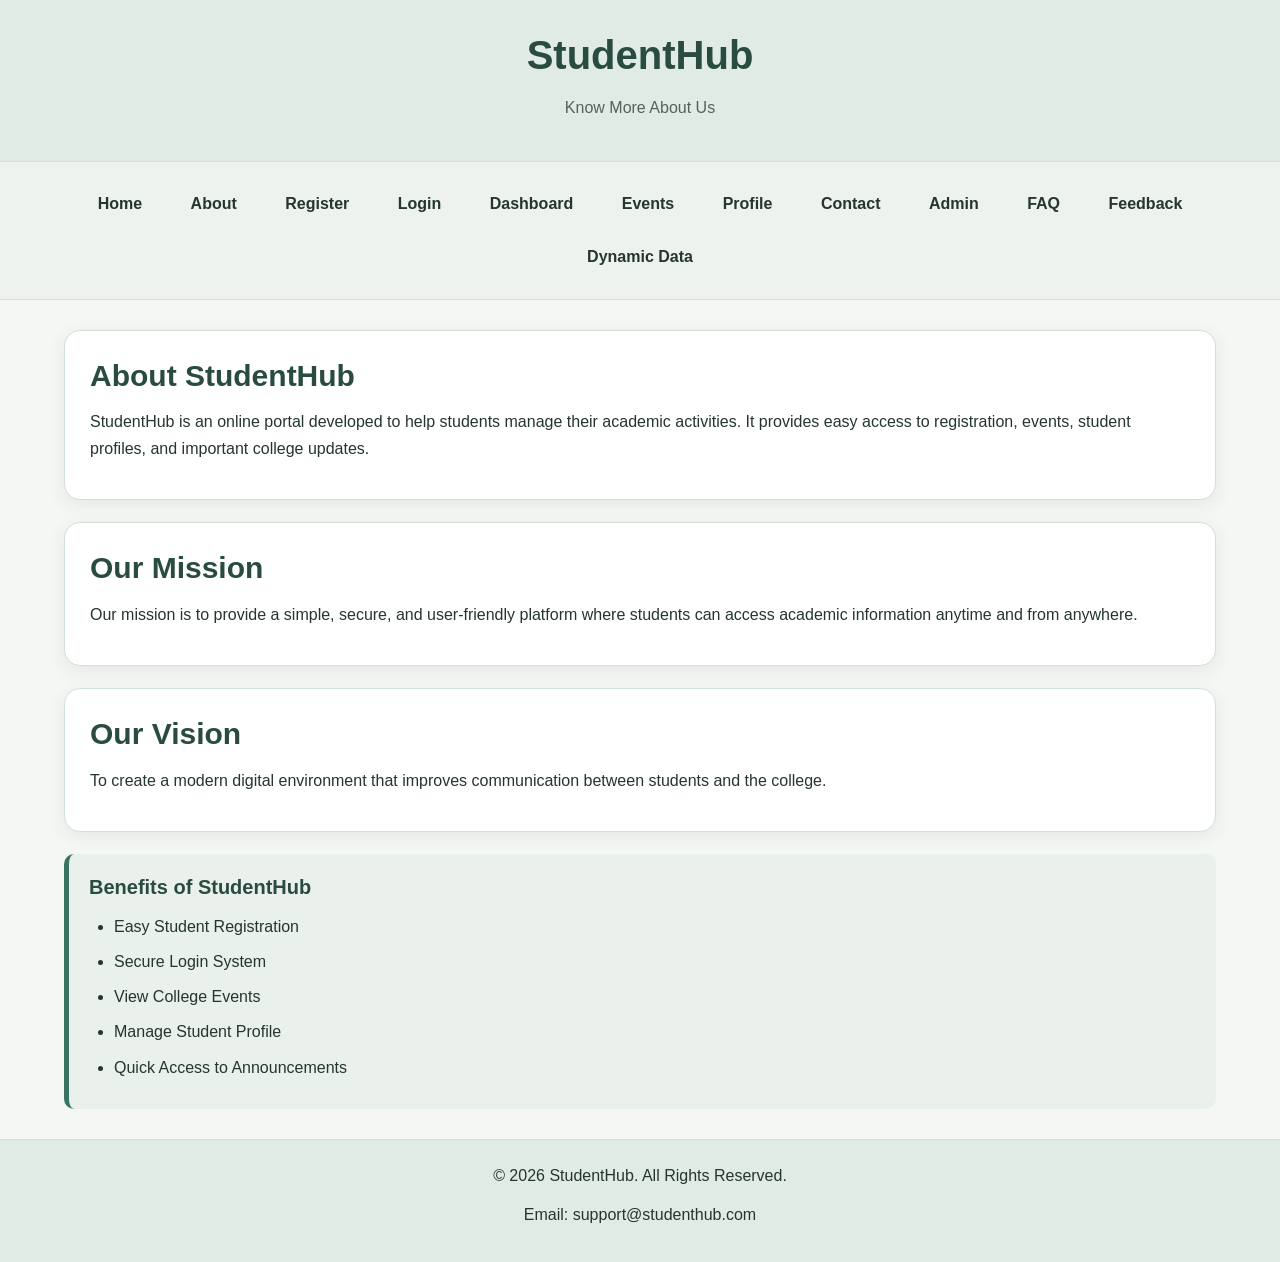
<file: pages/about.html>
<!DOCTYPE html>
<html lang="en">

<head>
    <meta charset="UTF-8">
    <meta name="viewport" content="width=device-width, initial-scale=1.0">
    <title>StudentHub - About</title>
    <link rel="stylesheet" href="../css/style.css">
</head>

<body>

    <header>
        <h1>StudentHub</h1>
        <p>Know More About Us</p>
    </header>

<nav>
    <a href="home.html">Home</a>
    <a href="about.html">About</a>
    <a href="register.html">Register</a>
    <a href="login.html">Login</a>
    <a href="dashboard.html">Dashboard</a>
    <a href="events.html">Events</a>
    <a href="profile.html">Profile</a>
    <a href="contact.html">Contact</a>
    <a href="admin.html">Admin</a>
    <a href="FAQ.html">FAQ</a>
    <a href="feedback.html">Feedback</a>
    <a href="practical6.html">Dynamic Data</a>
</nav>

    <main>

        <section>
            <h2>About StudentHub</h2>
            <p>
                StudentHub is an online portal developed to help students
                manage their academic activities. It provides easy access
                to registration, events, student profiles, and important
                college updates.
            </p>
        </section>

        <article>
            <h2>Our Mission</h2>
            <p>
                Our mission is to provide a simple, secure, and user-friendly
                platform where students can access academic information
                anytime and from anywhere.
            </p>
        </article>

        <section>
            <h2>Our Vision</h2>
            <p>
                To create a modern digital environment that improves
                communication between students and the college.
            </p>
        </section>

        <aside>
            <h3>Benefits of StudentHub</h3>

            <ul>
                <li>Easy Student Registration</li>
                <li>Secure Login System</li>
                <li>View College Events</li>
                <li>Manage Student Profile</li>
                <li>Quick Access to Announcements</li>
            </ul>
        </aside>

    </main>

    <footer>
        <p>&copy; 2026 StudentHub. All Rights Reserved.</p>
        <p>Email: support@studenthub.com</p>
    </footer>

</body>

</html>
</file>
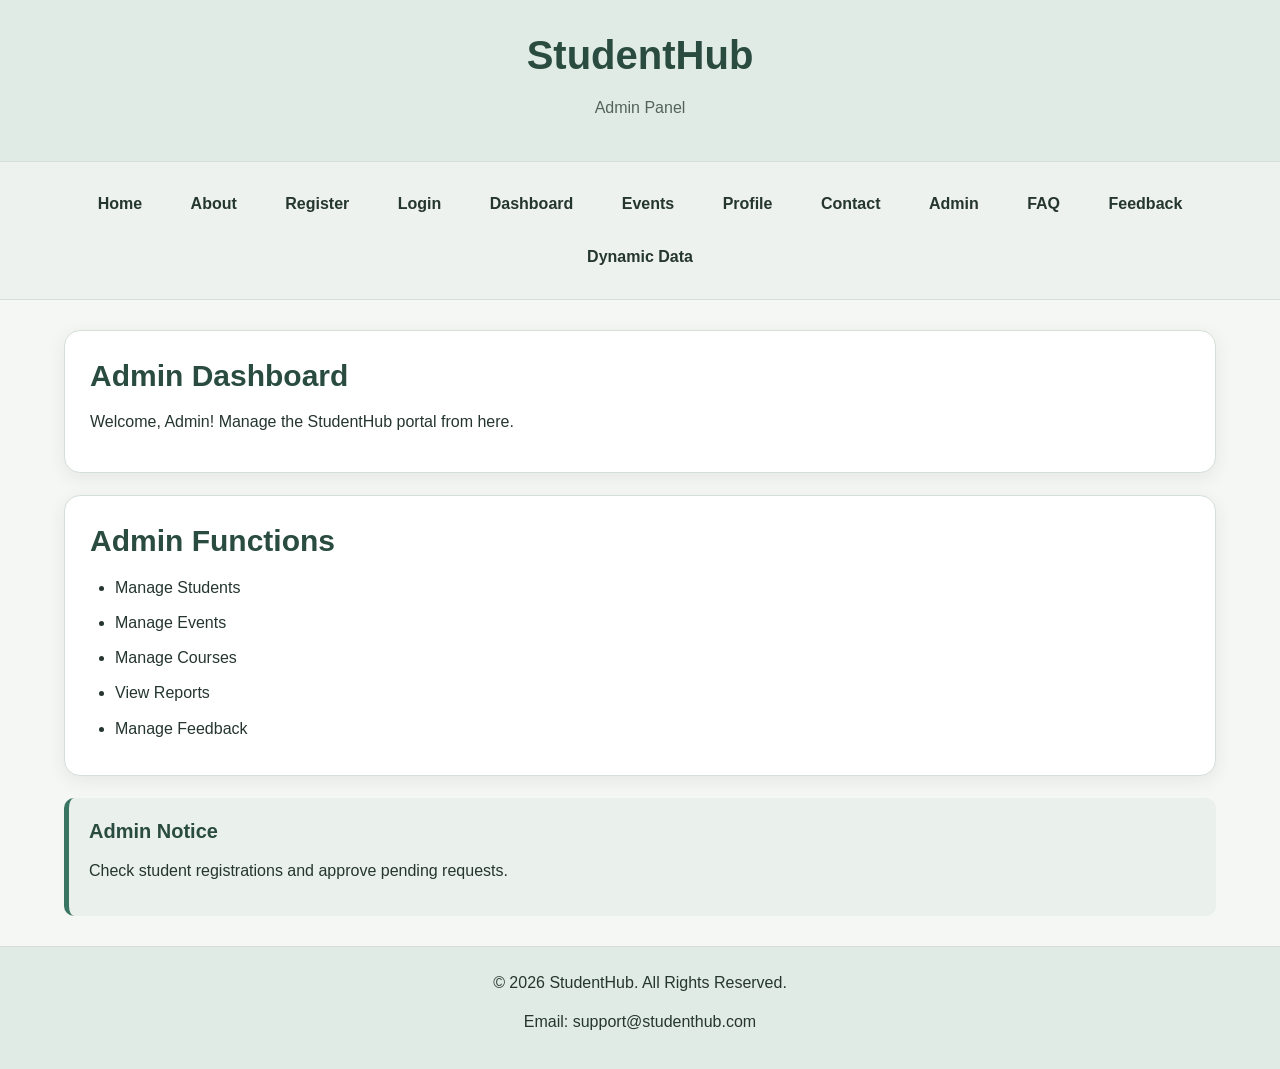
<file: pages/admin.html>
<!DOCTYPE html>
<html lang="en">

<head>
    <meta charset="UTF-8">
    <meta name="viewport" content="width=device-width, initial-scale=1.0">
    <title>StudentHub - Admin</title>
   <link rel="stylesheet" href="../css/style.css">
</head>

<body>

    <header>
        <h1>StudentHub</h1>
        <p>Admin Panel</p>
    </header>

  <nav>
    <a href="home.html">Home</a>
    <a href="about.html">About</a>
    <a href="register.html">Register</a>
    <a href="login.html">Login</a>
    <a href="dashboard.html">Dashboard</a>
    <a href="events.html">Events</a>
    <a href="profile.html">Profile</a>
    <a href="contact.html">Contact</a>
    <a href="admin.html">Admin</a>
    <a href="FAQ.html">FAQ</a>
    <a href="feedback.html">Feedback</a>
    <a href="practical6.html">Dynamic Data</a>
</nav>

    <main>

        <section>
            <h2>Admin Dashboard</h2>
            <p>Welcome, Admin! Manage the StudentHub portal from here.</p>
        </section>

        <article>
            <h2>Admin Functions</h2>

            <ul>
                <li>Manage Students</li>
                <li>Manage Events</li>
                <li>Manage Courses</li>
                <li>View Reports</li>
                <li>Manage Feedback</li>
            </ul>
        </article>

        <aside>
            <h3>Admin Notice</h3>
            <p>Check student registrations and approve pending requests.</p>
        </aside>

    </main>

    <footer>
        <p>&copy; 2026 StudentHub. All Rights Reserved.</p>
        <p>Email: support@studenthub.com</p>
    </footer>

</body>

</html>
</file>
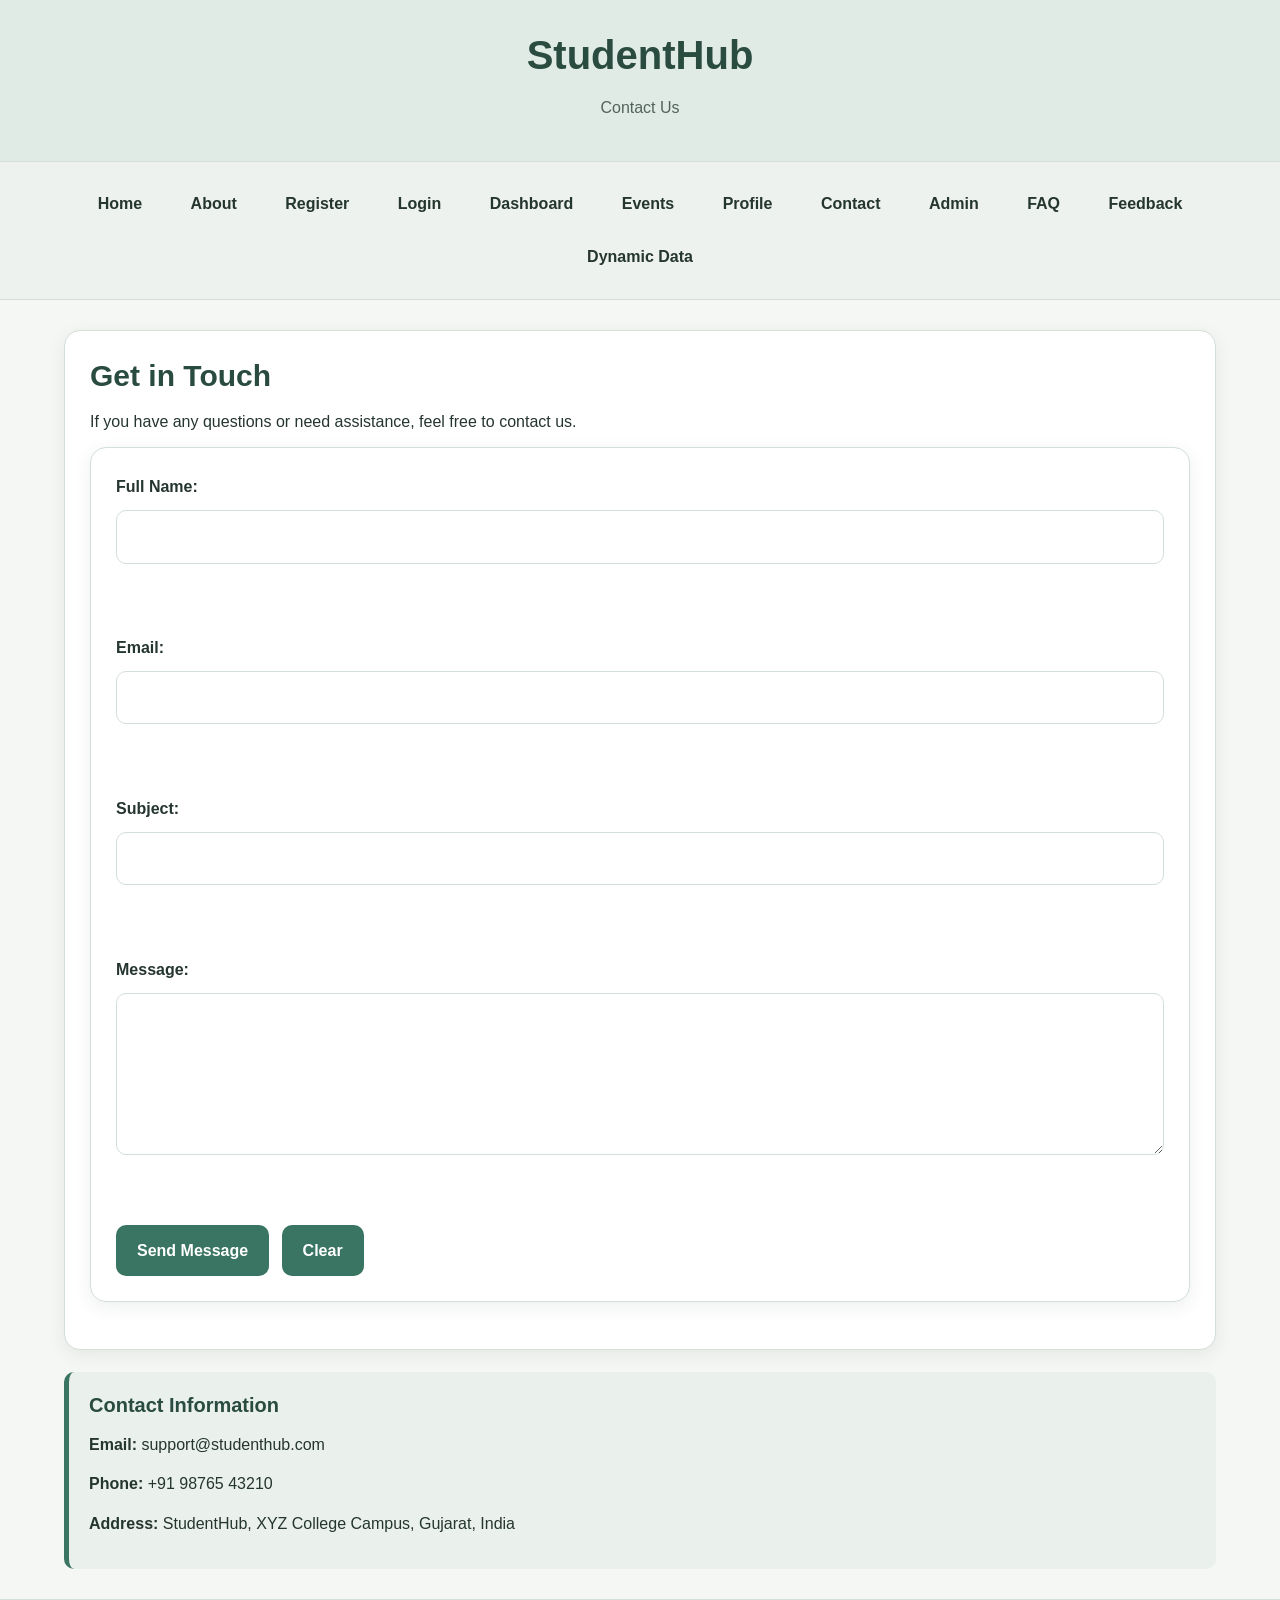
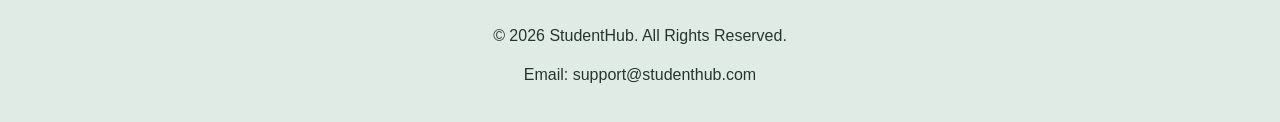
<file: pages/contact.html>
<!DOCTYPE html>
<html lang="en">

<head>
    <meta charset="UTF-8">
    <meta name="viewport" content="width=device-width, initial-scale=1.0">
    <title>StudentHub - Contact</title>
    <link rel="stylesheet" href="../css/style.css">
</head>

<body>

    <header>
        <h1>StudentHub</h1>
        <p>Contact Us</p>
    </header>

<nav>
    <a href="home.html">Home</a>
    <a href="about.html">About</a>
    <a href="register.html">Register</a>
    <a href="login.html">Login</a>
    <a href="dashboard.html">Dashboard</a>
    <a href="events.html">Events</a>
    <a href="profile.html">Profile</a>
    <a href="contact.html">Contact</a>
    <a href="admin.html">Admin</a>
    <a href="FAQ.html">FAQ</a>
    <a href="feedback.html">Feedback</a>
    <a href="practical6.html">Dynamic Data</a>
</nav>

    <main>

        <section>
            <h2>Get in Touch</h2>

            <p>If you have any questions or need assistance, feel free to contact us.</p>

            <form>

                <label for="name">Full Name:</label><br>
                <input type="text" id="name" name="name"><br><br>

                <label for="email">Email:</label><br>
                <input type="email" id="email" name="email"><br><br>

                <label for="subject">Subject:</label><br>
                <input type="text" id="subject" name="subject"><br><br>

                <label for="message">Message:</label><br>
                <textarea id="message" name="message" rows="5" cols="40"></textarea><br><br>

                <input type="submit" value="Send Message">
                <input type="reset" value="Clear">

            </form>
        </section>

        <aside>
            <h3>Contact Information</h3>

            <p><strong>Email:</strong> support@studenthub.com</p>
            <p><strong>Phone:</strong> +91 98765 43210</p>
            <p><strong>Address:</strong> StudentHub, XYZ College Campus, Gujarat, India</p>
        </aside>

    </main>

    <footer>
        <p>&copy; 2026 StudentHub. All Rights Reserved.</p>
        <p>Email: support@studenthub.com</p>
    </footer>

</body>

</html>
</file>
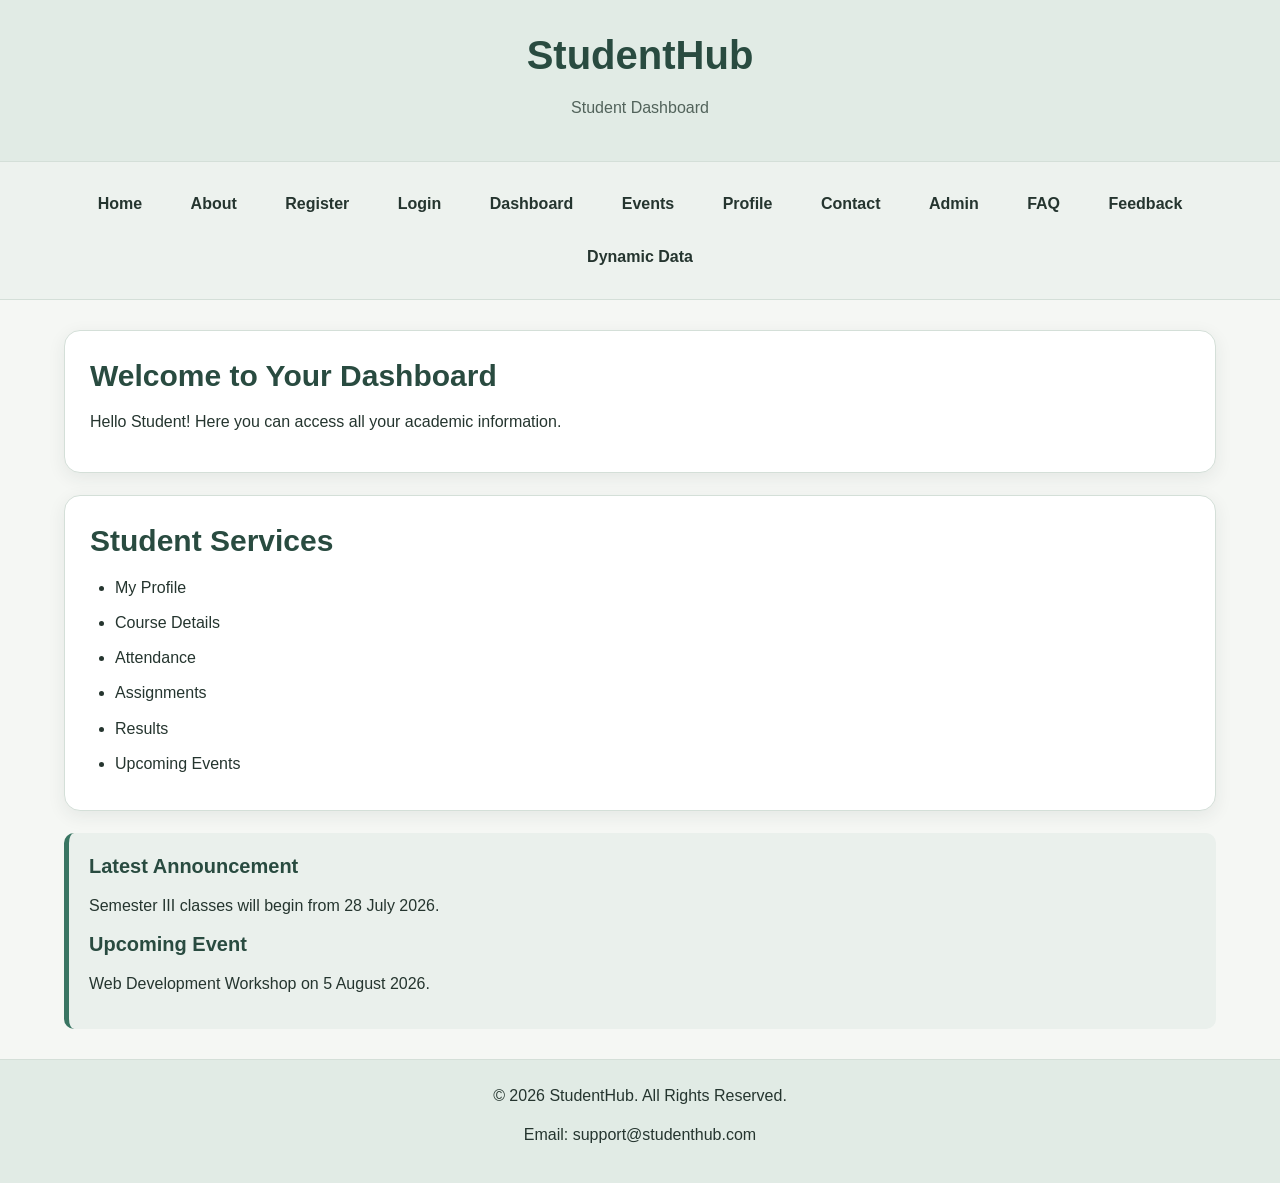
<file: pages/dashboard.html>
<!DOCTYPE html>
<html lang="en">

<head>
    <meta charset="UTF-8">
    <meta name="viewport" content="width=device-width, initial-scale=1.0">
    <title>StudentHub - Dashboard</title>
   <link rel="stylesheet" href="../css/style.css">
</head>

<body>

    <header>
        <h1>StudentHub</h1>
        <p>Student Dashboard</p>
    </header>

<nav>
    <a href="home.html">Home</a>
    <a href="about.html">About</a>
    <a href="register.html">Register</a>
    <a href="login.html">Login</a>
    <a href="dashboard.html">Dashboard</a>
    <a href="events.html">Events</a>
    <a href="profile.html">Profile</a>
    <a href="contact.html">Contact</a>
    <a href="admin.html">Admin</a>
    <a href="FAQ.html">FAQ</a>
    <a href="feedback.html">Feedback</a>
    <a href="practical6.html">Dynamic Data</a>
</nav>
    <main>

        <section>
            <h2>Welcome to Your Dashboard</h2>
            <p>Hello Student! Here you can access all your academic information.</p>
        </section>

        <article>
            <h2>Student Services</h2>

            <ul>
                <li>My Profile</li>
                <li>Course Details</li>
                <li>Attendance</li>
                <li>Assignments</li>
                <li>Results</li>
                <li>Upcoming Events</li>
            </ul>
        </article>

        <aside>
            <h3>Latest Announcement</h3>
            <p>Semester III classes will begin from 28 July 2026.</p>

            <h3>Upcoming Event</h3>
            <p>Web Development Workshop on 5 August 2026.</p>
        </aside>

</div>

    </main>

    <footer>
        <p>&copy; 2026 StudentHub. All Rights Reserved.</p>
        <p>Email: support@studenthub.com</p>
    </footer>

</body>

</html>
</file>
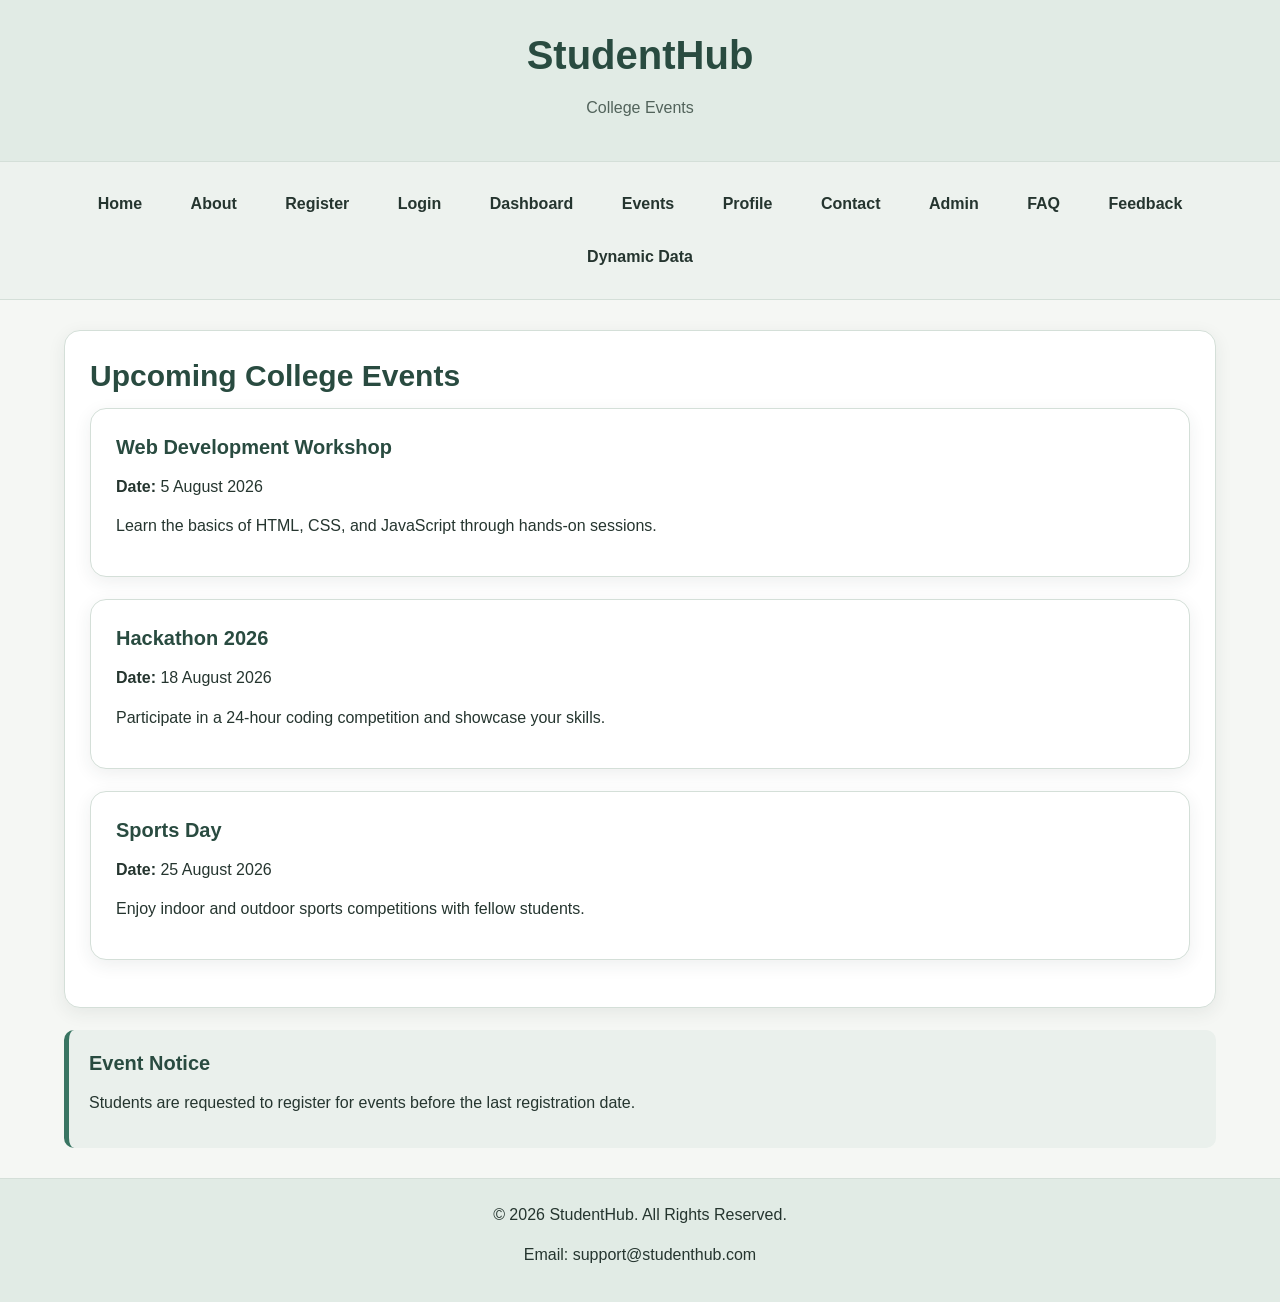
<file: pages/events.html>
<!DOCTYPE html>
<html lang="en">

<head>
    <meta charset="UTF-8">
    <meta name="viewport" content="width=device-width, initial-scale=1.0">
    <title>StudentHub - Events</title>
   <link rel="stylesheet" href="../css/style.css">
</head>

<body>

    <header>
        <h1>StudentHub</h1>
        <p>College Events</p>
    </header>
<nav>
    <a href="home.html">Home</a>
    <a href="about.html">About</a>
    <a href="register.html">Register</a>
    <a href="login.html">Login</a>
    <a href="dashboard.html">Dashboard</a>
    <a href="events.html">Events</a>
    <a href="profile.html">Profile</a>
    <a href="contact.html">Contact</a>
    <a href="admin.html">Admin</a>
    <a href="FAQ.html">FAQ</a>
    <a href="feedback.html">Feedback</a>
    <a href="practical6.html">Dynamic Data</a>
</nav>
    <main>

        <section>
            <h2>Upcoming College Events</h2>

            <article>
                <h3>Web Development Workshop</h3>
                <p><strong>Date:</strong> 5 August 2026</p>
                <p>Learn the basics of HTML, CSS, and JavaScript through hands-on sessions.</p>
            </article>

            <article>
                <h3>Hackathon 2026</h3>
                <p><strong>Date:</strong> 18 August 2026</p>
                <p>Participate in a 24-hour coding competition and showcase your skills.</p>
            </article>

            <article>
                <h3>Sports Day</h3>
                <p><strong>Date:</strong> 25 August 2026</p>
                <p>Enjoy indoor and outdoor sports competitions with fellow students.</p>
            </article>
        </section>

        <aside>
            <h3>Event Notice</h3>
            <p>
                Students are requested to register for events before the last registration date.
            </p>
        </aside>

    </main>

    <footer>
        <p>&copy; 2026 StudentHub. All Rights Reserved.</p>
        <p>Email: support@studenthub.com</p>
    </footer>

</body>

</html>
</file>
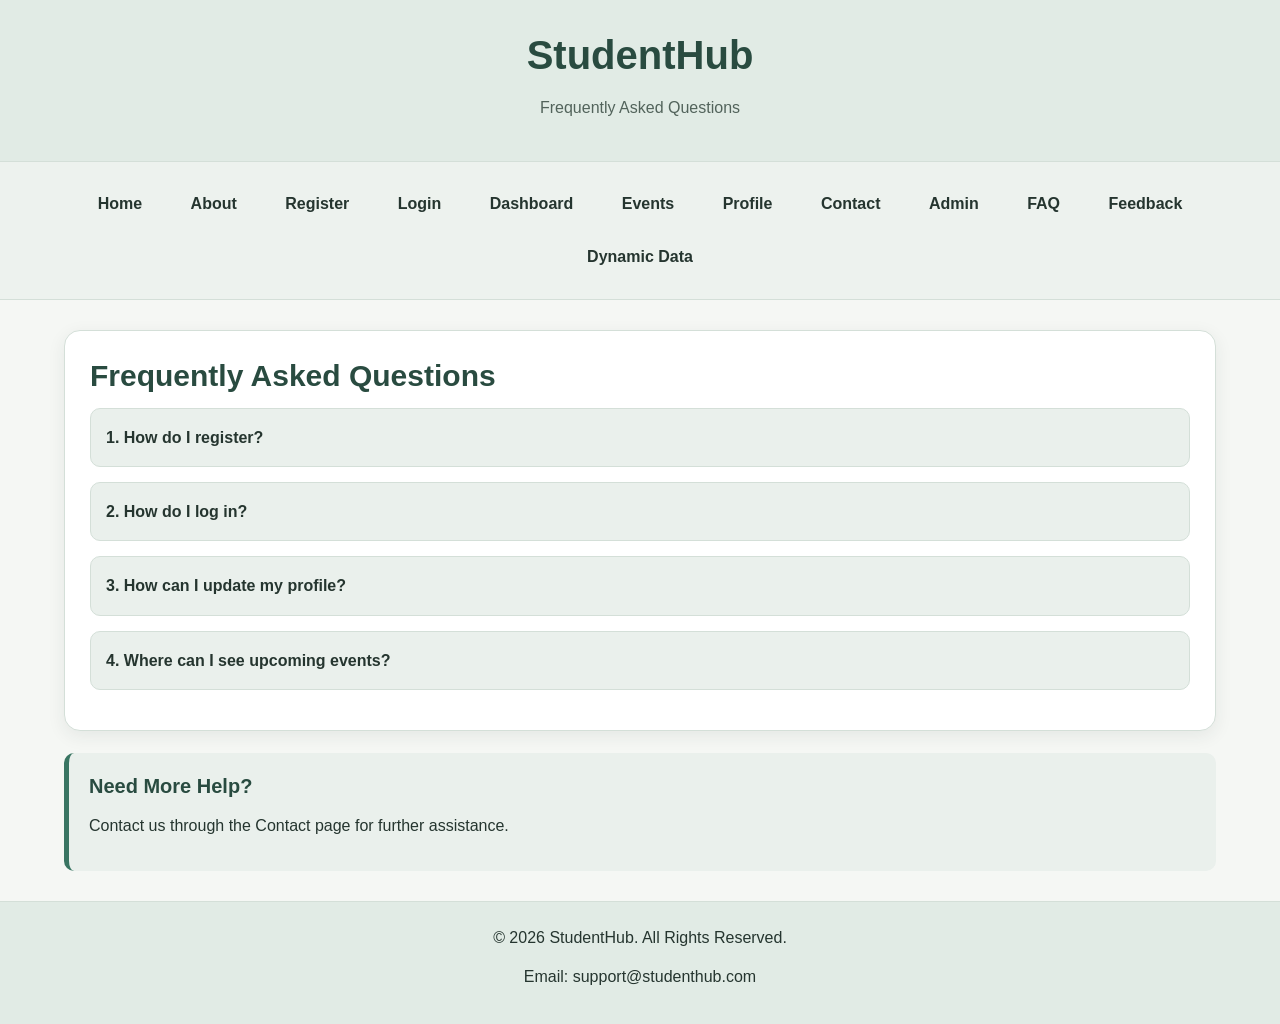
<file: pages/FAQ.html>
<!DOCTYPE html>
<html lang="en">

<head>
    <meta charset="UTF-8">
    <meta name="viewport" content="width=device-width, initial-scale=1.0">
    <title>StudentHub - FAQ</title>
   <link rel="stylesheet" href="../css/style.css">
</head>

<body>

    <header>
        <h1>StudentHub</h1>
        <p>Frequently Asked Questions</p>
    </header>
<nav>
    <a href="home.html">Home</a>
    <a href="about.html">About</a>
    <a href="register.html">Register</a>
    <a href="login.html">Login</a>
    <a href="dashboard.html">Dashboard</a>
    <a href="events.html">Events</a>
    <a href="profile.html">Profile</a>
    <a href="contact.html">Contact</a>
    <a href="admin.html">Admin</a>
    <a href="FAQ.html">FAQ</a>
    <a href="feedback.html">Feedback</a>
    <a href="practical6.html">Dynamic Data</a>
</nav>

    <main>

        <section class="faq-section">

    <h2>Frequently Asked Questions</h2>

    <div class="faq-item">

        <button class="faqQuestion">
            1. How do I register?
        </button>

        <p class="faqAnswer">
            You can register by visiting the Register page and filling
            in the required details.
        </p>

    </div>


    <div class="faq-item">

        <button class="faqQuestion">
            2. How do I log in?
        </button>

        <p class="faqAnswer">
            Use your registered email and password on the Login page.
        </p>

    </div>


    <div class="faq-item">

        <button class="faqQuestion">
            3. How can I update my profile?
        </button>

        <p class="faqAnswer">
            Open the Profile page to view and update your information.
        </p>

    </div>


    <div class="faq-item">

        <button class="faqQuestion">
            4. Where can I see upcoming events?
        </button>

        <p class="faqAnswer">
            Visit the Events page to view upcoming college events.
        </p>

    </div>

</section>

        <aside>
            <h3>Need More Help?</h3>
            <p>Contact us through the Contact page for further assistance.</p>
        </aside>

    </main>

    <footer>
        <p>&copy; 2026 StudentHub. All Rights Reserved.</p>
        <p>Email: support@studenthub.com</p>
    </footer>
<script src="../js/script.js"></script>
</body>

</html>
</file>
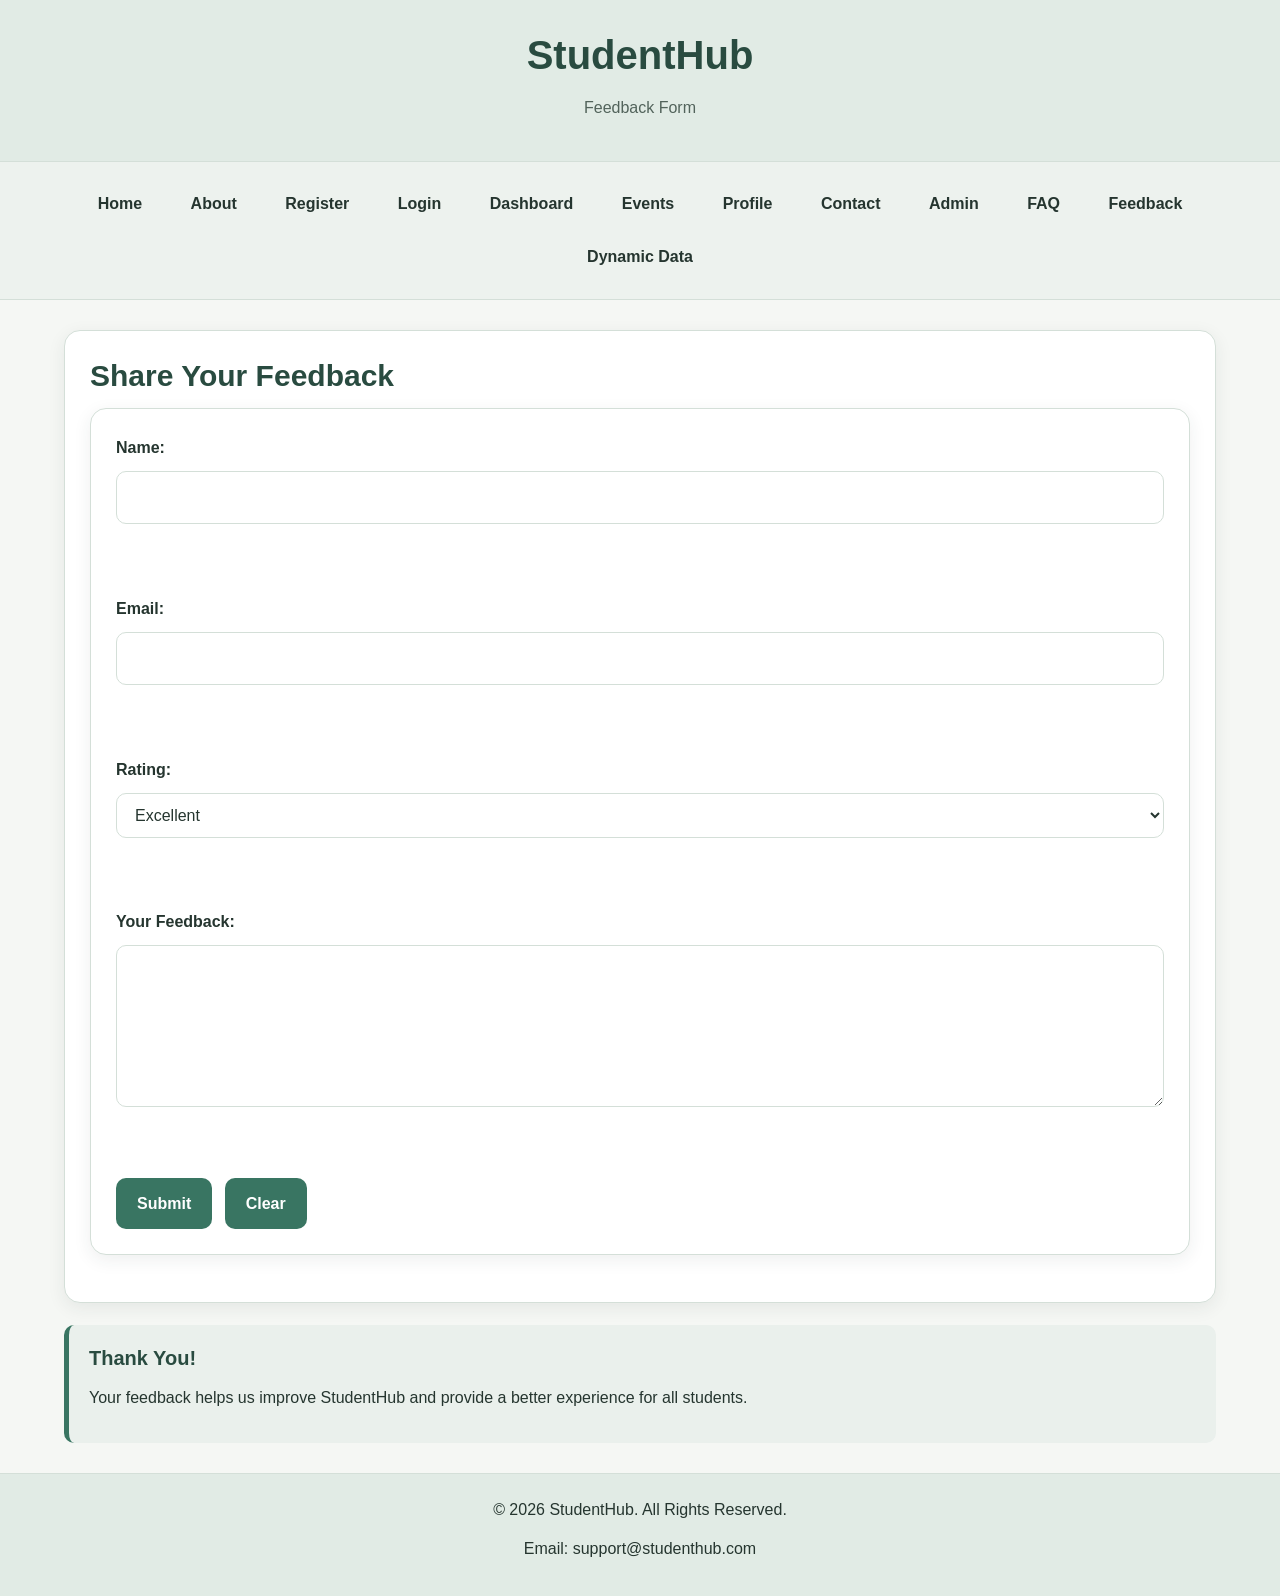
<file: pages/feedback.html>
<!DOCTYPE html>
<html lang="en">

<head>
    <meta charset="UTF-8">
    <meta name="viewport" content="width=device-width, initial-scale=1.0">
    <title>StudentHub - Feedback</title>
    <link rel="stylesheet" href="../css/style.css">
</head>

<body>

    <header>
        <h1>StudentHub</h1>
        <p>Feedback Form</p>
    </header>
<nav>
    <a href="home.html">Home</a>
    <a href="about.html">About</a>
    <a href="register.html">Register</a>
    <a href="login.html">Login</a>
    <a href="dashboard.html">Dashboard</a>
    <a href="events.html">Events</a>
    <a href="profile.html">Profile</a>
    <a href="contact.html">Contact</a>
    <a href="admin.html">Admin</a>
    <a href="FAQ.html">FAQ</a>
    <a href="feedback.html">Feedback</a>
    <a href="practical6.html">Dynamic Data</a>
</nav>
    <main>

        <section>

            <h2>Share Your Feedback</h2>

            <form>

                <label for="name">Name:</label><br>
                <input type="text" id="name" name="name"><br><br>

                <label for="email">Email:</label><br>
                <input type="email" id="email" name="email"><br><br>

                <label for="rating">Rating:</label><br>

                <select id="rating" name="rating">
                    <option>Excellent</option>
                    <option>Very Good</option>
                    <option>Good</option>
                    <option>Average</option>
                    <option>Poor</option>
                </select>

                <br><br>

                <label for="feedback">Your Feedback:</label><br>
                <textarea id="feedback" name="feedback" rows="5" cols="40"></textarea>

                <br><br>

                <input type="submit" value="Submit">
                <input type="reset" value="Clear">

            </form>

        </section>

        <aside>
            <h3>Thank You!</h3>
            <p>Your feedback helps us improve StudentHub and provide a better experience for all students.</p>
        </aside>

    </main>

    <footer>
        <p>&copy; 2026 StudentHub. All Rights Reserved.</p>
        <p>Email: support@studenthub.com</p>
    </footer>

</body>

</html>
</file>
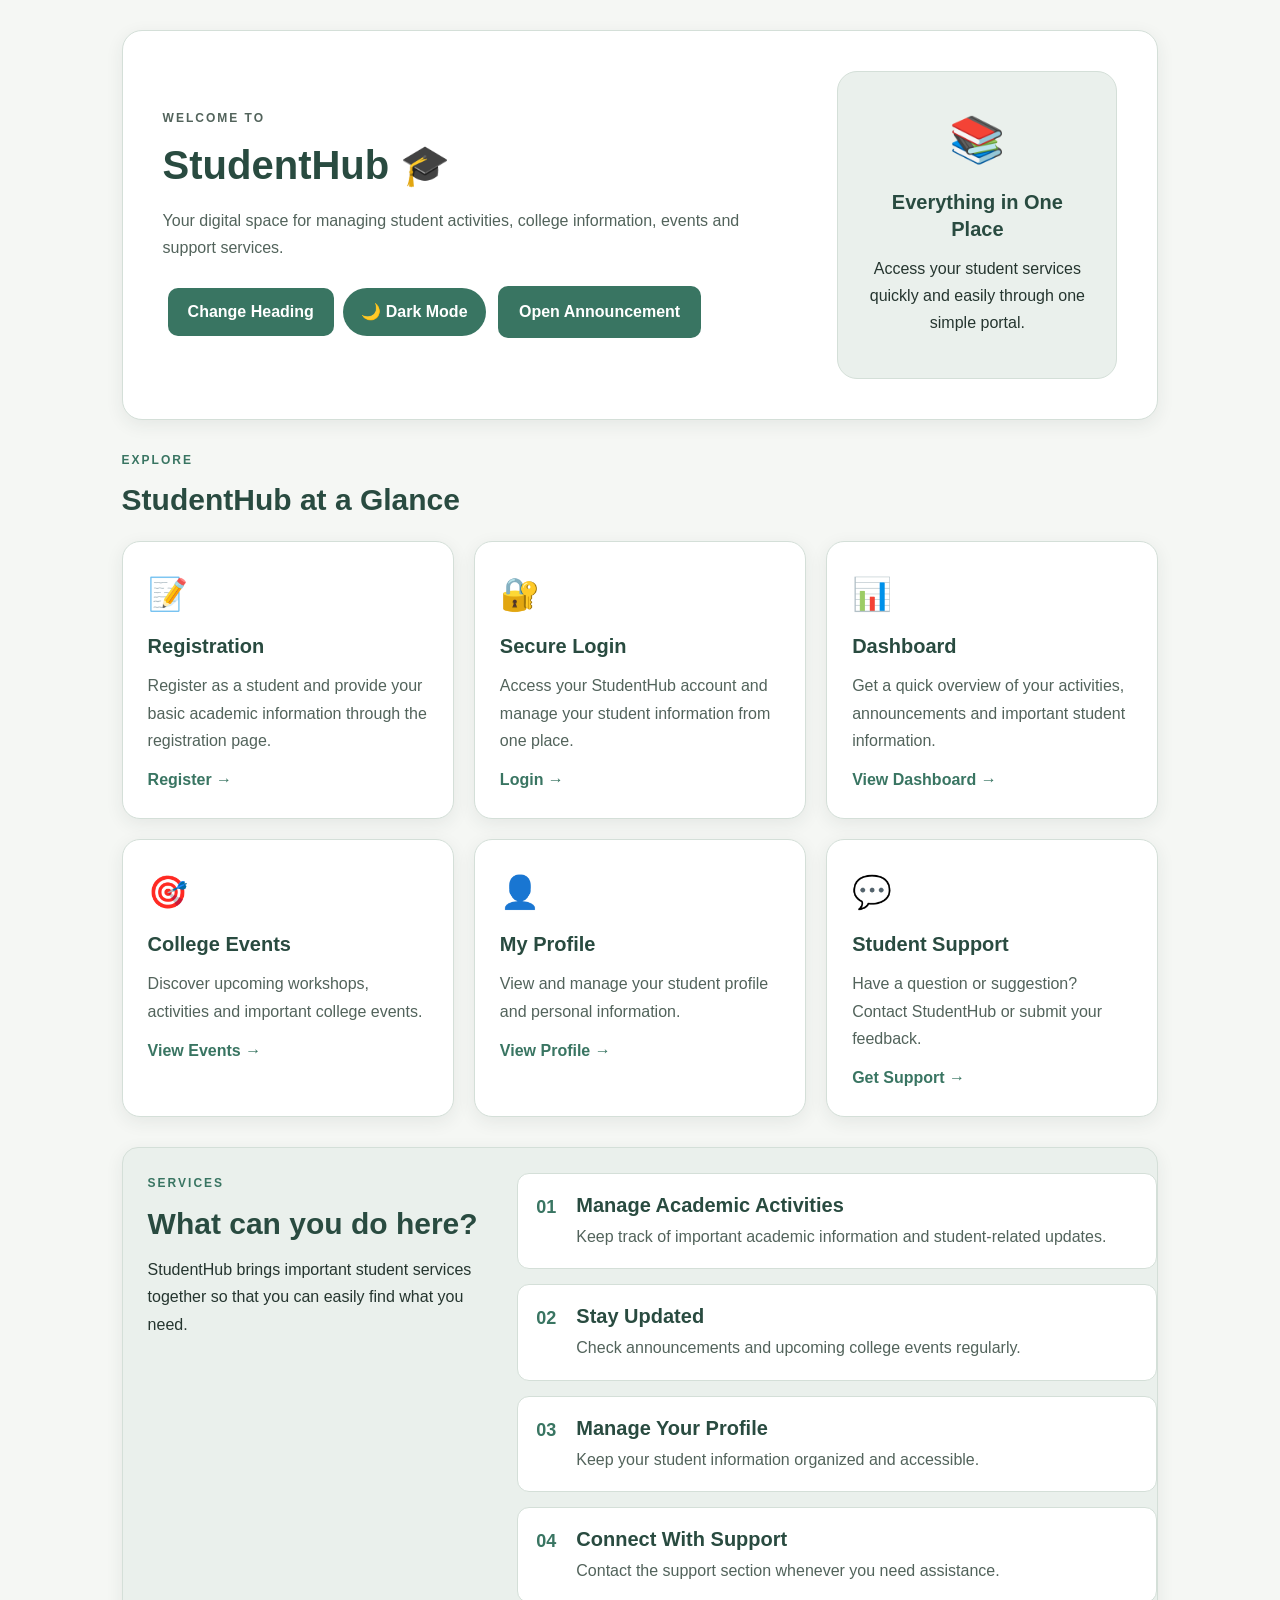
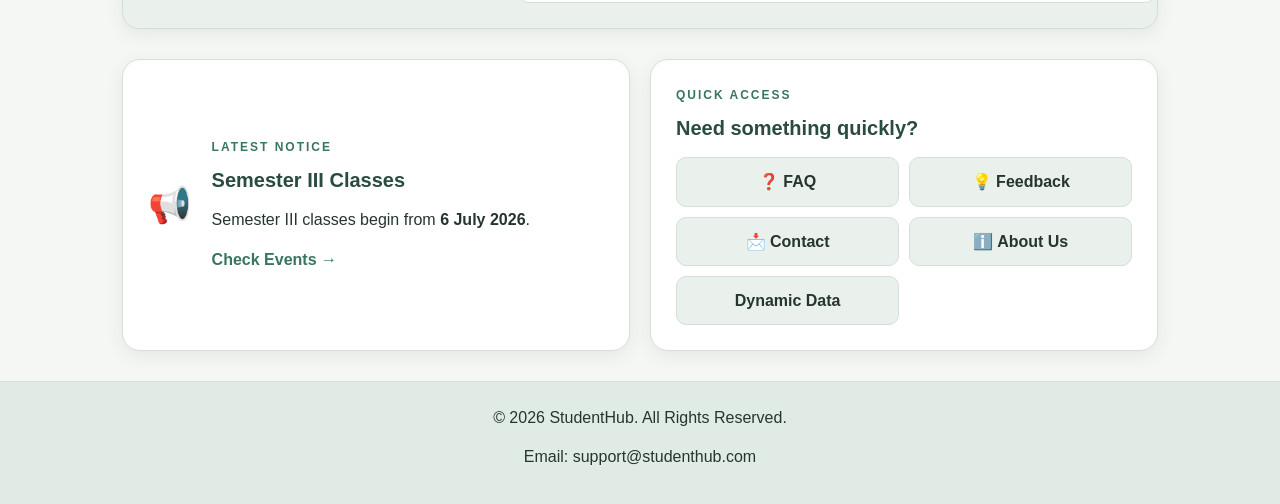
<file: pages/home.html>
<!DOCTYPE html>
<html lang="en">
<head>
    <meta charset="UTF-8">
    <meta name="viewport" content="width=device-width, initial-scale=1.0">
    <title>StudentHub - Home</title>
    <link rel="stylesheet" href="../css/style.css">
</head>

<body>


<main>

   <main>

    <!-- Hero Area -->
    <section class="hero">
        <div class="heroText">
            <p class="smallTitle">WELCOME TO</p>

            <h2 id="welcomeHeading">StudentHub 🎓</h2>

            <p>
                Your digital space for managing student activities,
                college information, events and support services.
            </p>

            <div class="heroButtons">
                <button id="changeBtn" aria-label="Change the welcome heading">
    Change Heading
</button>
                <button id="themeBtn" aria-label="Switch between dark and light mode">
    🌙 Dark Mode
</button>
                <button id="openModalBtn">Open Announcement</button>
            </div>
        </div>
<!-- 
        //modal pop up -->

     <div id="announcementModal" class="modal">

    <div class="modal-content">

        <button id="closeModalBtn" class="closeBtn">✕</button>

        <h2>📢 StudentHub Announcement</h2>

        <p>
            Registration for upcoming college events is now open.
        </p>

        <p>
            Visit the Events page to check the latest activities.
        </p>

    </div>

</div>

        <div class="heroCard">
            <span>📚</span>
            <h3>Everything in One Place</h3>
            <p>
                Access your student services quickly and easily
                through one simple portal.
            </p>
        </div>
    </section>


    <!-- Quick Information Cards -->
    <section class="cardSection">

        <div class="sectionHeading">
            <p class="smallTitle">EXPLORE</p>
            <h2>StudentHub at a Glance</h2>
        </div>

        <div class="cardGrid">

            <div class="infoCard">
                <div class="cardIcon">📝</div>
                <h3>Registration</h3>
                <p>
                    Register as a student and provide your basic
                    academic information through the registration page.
                </p>
                <a href="register.html">Register →</a>
            </div>


            <div class="infoCard">
                <div class="cardIcon">🔐</div>
                <h3>Secure Login</h3>
                <p>
                    Access your StudentHub account and manage your
                    student information from one place.
                </p>
                <a href="login.html">Login →</a>
            </div>


            <div class="infoCard">
                <div class="cardIcon">📊</div>
                <h3>Dashboard</h3>
                <p>
                    Get a quick overview of your activities,
                    announcements and important student information.
                </p>
                <a href="dashboard.html">View Dashboard →</a>
            </div>


            <div class="infoCard">
                <div class="cardIcon">🎯</div>
                <h3>College Events</h3>
                <p>
                    Discover upcoming workshops, activities and
                    important college events.
                </p>
                <a href="events.html">View Events →</a>
            </div>


            <div class="infoCard">
                <div class="cardIcon">👤</div>
                <h3>My Profile</h3>
                <p>
                    View and manage your student profile and
                    personal information.
                </p>
                <a href="profile.html">View Profile →</a>
            </div>


            <div class="infoCard">
                <div class="cardIcon">💬</div>
                <h3>Student Support</h3>
                <p>
                    Have a question or suggestion? Contact StudentHub
                    or submit your feedback.
                </p>
                <a href="contact.html">Get Support →</a>
            </div>

        </div>

    </section>


    <!-- Student Services -->
    <section class="servicesSection">

        <div class="servicesIntro">
            <p class="smallTitle">SERVICES</p>

            <h2>What can you do here?</h2>

            <p>
                StudentHub brings important student services together
                so that you can easily find what you need.
            </p>
        </div>


        <div class="serviceList">

            <div class="serviceItem">
                <span>01</span>
                <div>
                    <h3>Manage Academic Activities</h3>
                    <p>
                        Keep track of important academic information
                        and student-related updates.
                    </p>
                </div>
            </div>


            <div class="serviceItem">
                <span>02</span>
                <div>
                    <h3>Stay Updated</h3>
                    <p>
                        Check announcements and upcoming college
                        events regularly.
                    </p>
                </div>
            </div>


            <div class="serviceItem">
                <span>03</span>
                <div>
                    <h3>Manage Your Profile</h3>
                    <p>
                        Keep your student information organized
                        and accessible.
                    </p>
                </div>
            </div>


            <div class="serviceItem">
                <span>04</span>
                <div>
                    <h3>Connect With Support</h3>
                    <p>
                        Contact the support section whenever you
                        need assistance.
                    </p>
                </div>
            </div>

        </div>

    </section>


    <!-- Notice and Quick Access -->
    <section class="bottomGrid">

        <div class="noticeCard">

            <div class="noticeIcon">📢</div>

            <div>
                <p class="smallTitle">LATEST NOTICE</p>

                <h3>Semester III Classes</h3>

                <p>
                    Semester III classes begin from
                    <strong>6 July 2026</strong>.
                </p>

                <a href="events.html">Check Events →</a>
            </div>

        </div>


        <div class="quickCard">

            <p class="smallTitle">QUICK ACCESS</p>

            <h3>Need something quickly?</h3>

            <div class="quickLinks">

                <a href="FAQ.html">❓ FAQ</a>

                <a href="feedback.html">💡 Feedback</a>

                <a href="contact.html">📩 Contact</a>

                <a href="about.html">ℹ️ About Us</a>

                <a href="practical6.html">Dynamic Data</a>

            </div>

        </div>

    </section>


  </section>

<!-- Notification Popup -->
<div id="notificationPopup">

    
    <button id="closeNotification" aria-label="Close notification">
    ✕
</button>

    <h3>📢 StudentHub Notice</h3>

    <p>
        Registration for upcoming college events is now open!
    </p>

</div>

</main>

</main>
</section>  

    <footer>
        <p>&copy; 2026 StudentHub. All Rights Reserved.</p>
        <p>Email: support@studenthub.com</p>
    </footer>

    <script src="../js/script.js"></script>
</body>
</html>
</file>
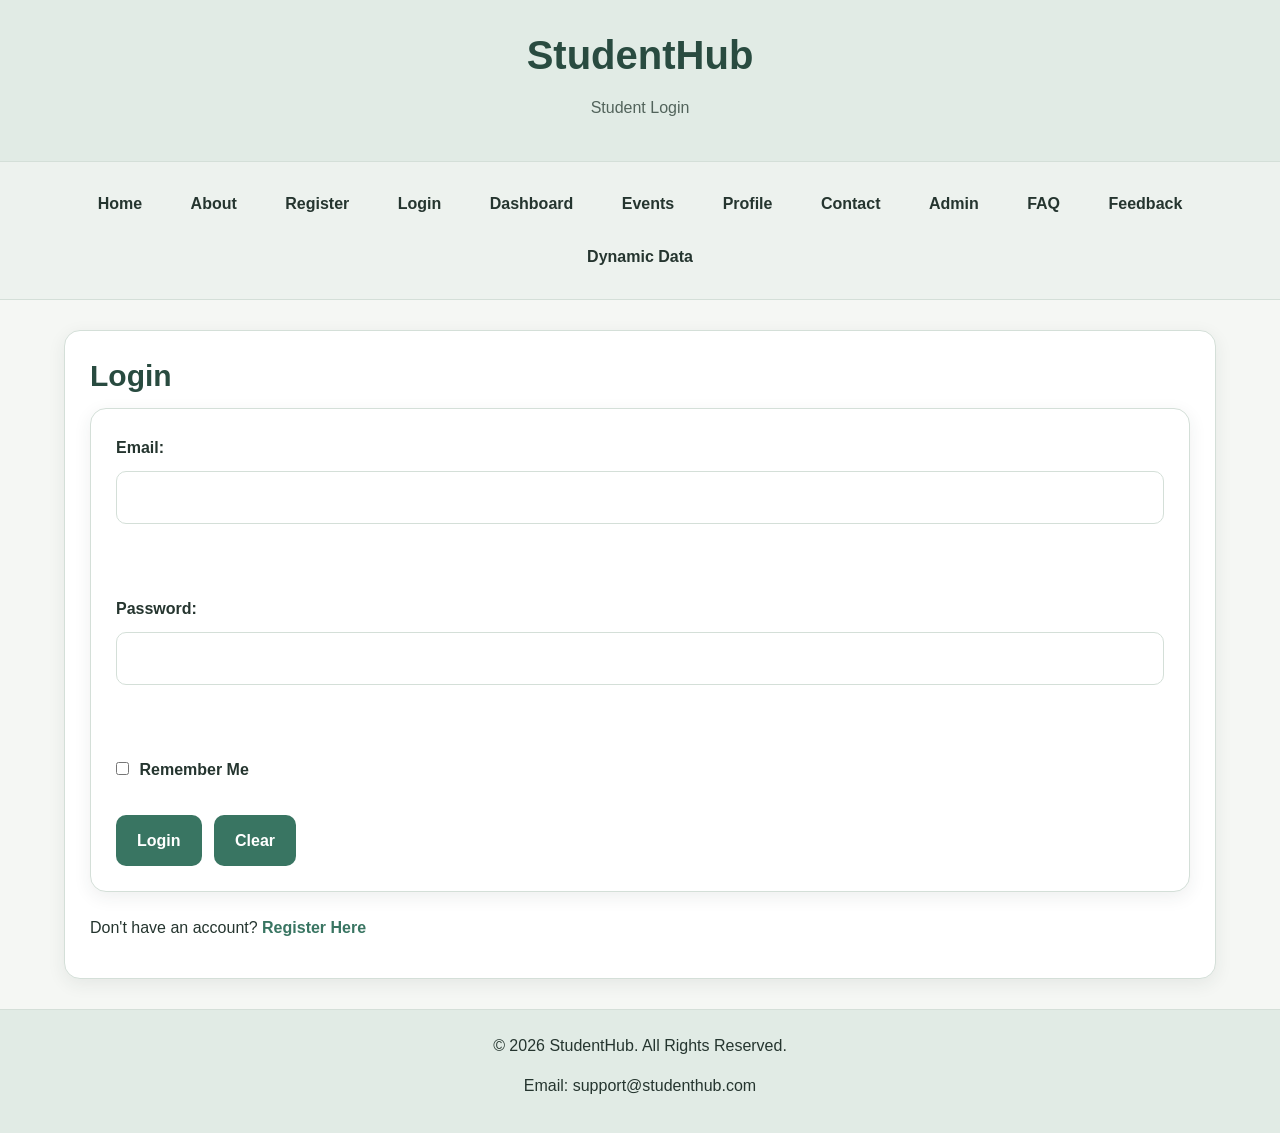
<file: pages/login.html>
<!DOCTYPE html>
<html lang="en">

<head>
    <meta charset="UTF-8">
    <meta name="viewport" content="width=device-width, initial-scale=1.0">
    <title>StudentHub - Login</title>
   <link rel="stylesheet" href="../css/style.css">
</head>

<body>

    <header>
        <h1>StudentHub</h1>
        <p>Student Login</p>
    </header>

<nav>
    <a href="home.html">Home</a>
    <a href="about.html">About</a>
    <a href="register.html">Register</a>
    <a href="login.html">Login</a>
    <a href="dashboard.html">Dashboard</a>
    <a href="events.html">Events</a>
    <a href="profile.html">Profile</a>
    <a href="contact.html">Contact</a>
    <a href="admin.html">Admin</a>
    <a href="FAQ.html">FAQ</a>
    <a href="feedback.html">Feedback</a>
    <a href="practical6.html">Dynamic Data</a>
</nav>
    <main>

        <section>

            <h2>Login</h2>

            <form>

                <label for="email">Email:</label><br>
                <input type="email" id="email" name="email"><br><br>

                <label for="password">Password:</label><br>
                <input type="password" id="password" name="password"><br><br>

                <input type="checkbox" id="remember" name="remember">
                <label for="remember">Remember Me</label>

                <br><br>

                <input type="submit" value="Login">
                <input type="reset" value="Clear">

            </form>

            <p>Don't have an account? <a href="register.html">Register Here</a></p>

        </section>

    </main>

    <footer>
        <p>&copy; 2026 StudentHub. All Rights Reserved.</p>
        <p>Email: support@studenthub.com</p>
    </footer>

</body>

</html>
</file>
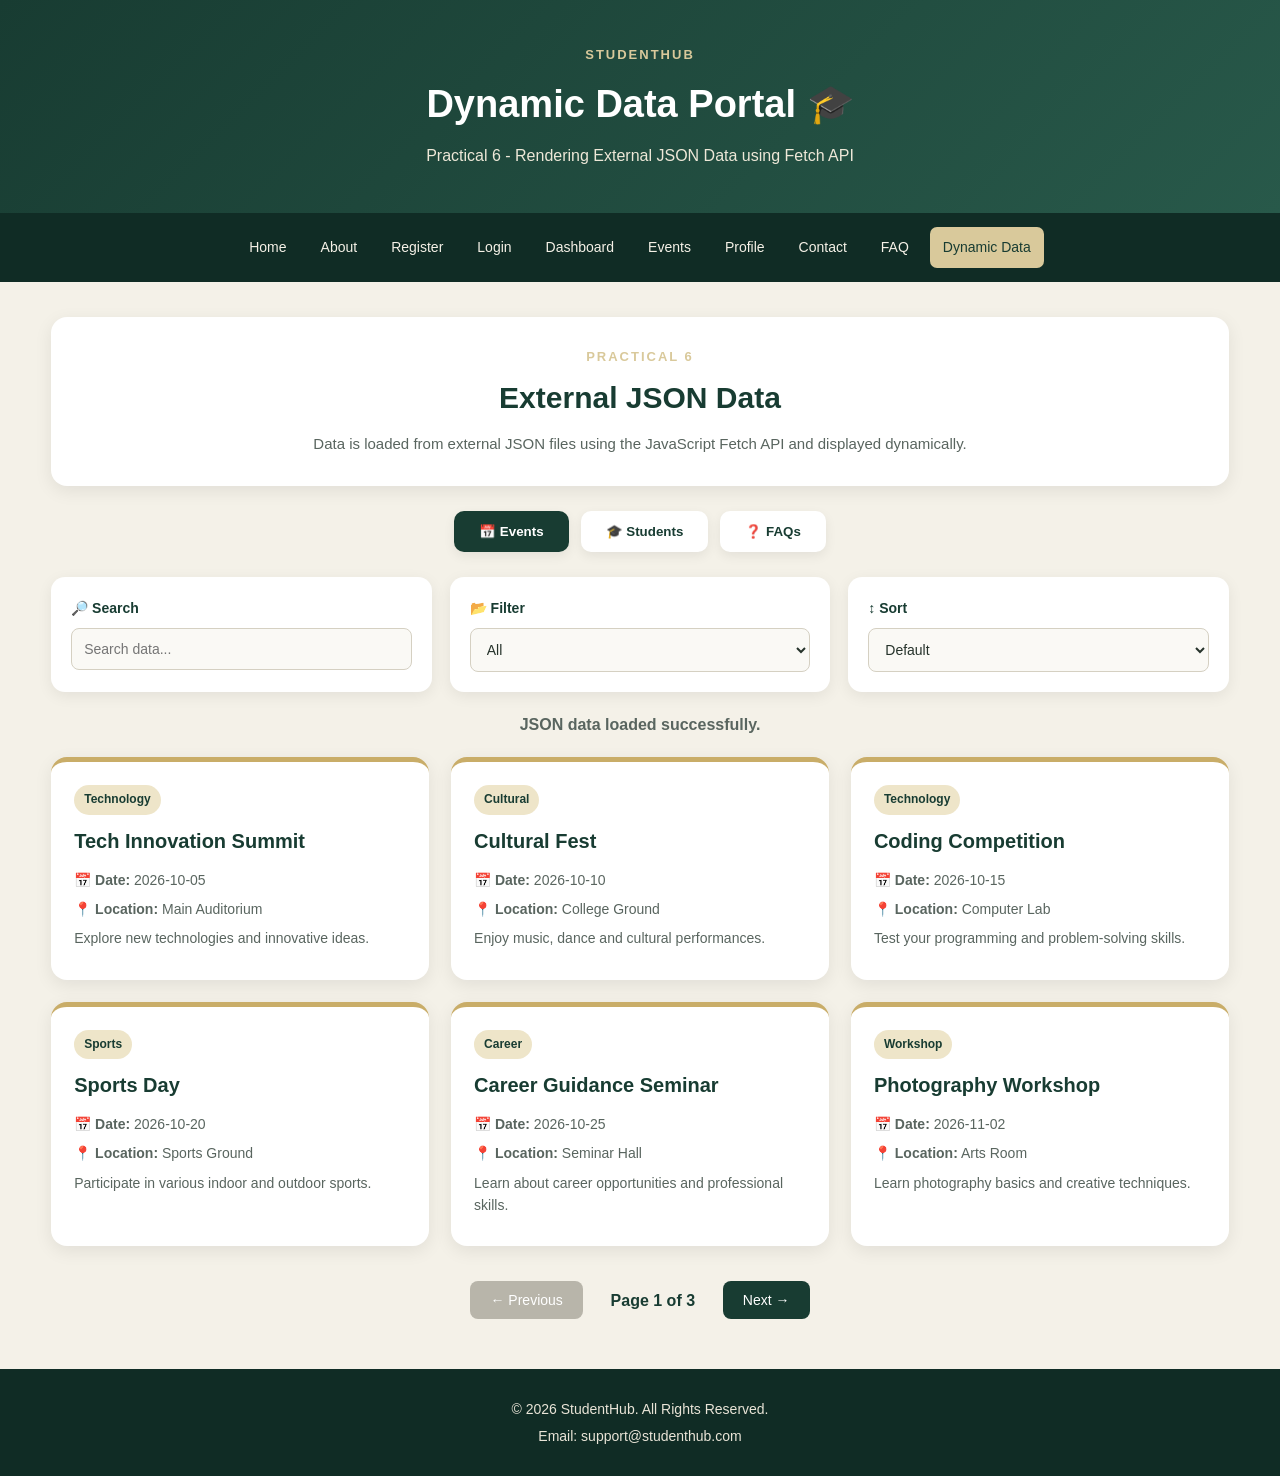
<file: pages/practical6.html>
<!DOCTYPE html>
<html lang="en">

<head>
    <meta charset="UTF-8">
    <meta name="viewport" content="width=device-width, initial-scale=1.0">

    <title>StudentHub - Practical 6</title>

    <link rel="stylesheet" href="../css/practical6.css">
</head>

<body>

    <!-- ================= HEADER ================= -->

    <header>

        <p class="smallTitle">STUDENTHUB</p>

        <h1>Dynamic Data Portal 🎓</h1>

        <p>
            Practical 6 - Rendering External JSON Data using Fetch API
        </p>

    </header>


    <!-- ================= NAVIGATION ================= -->

    <nav>

        <a href="home.html">Home</a>
        <a href="about.html">About</a>
        <a href="register.html">Register</a>
        <a href="login.html">Login</a>
        <a href="dashboard.html">Dashboard</a>
        <a href="events.html">Events</a>
        <a href="profile.html">Profile</a>
        <a href="contact.html">Contact</a>
        <a href="FAQ.html">FAQ</a>
        <a href="practical6.html" class="active">Dynamic Data</a>

    </nav>


    <!-- ================= MAIN ================= -->

    <main>

        <!-- Introduction -->

        <section class="intro">

            <p class="smallTitle">
                PRACTICAL 6
            </p>

            <h2>
                External JSON Data
            </h2>

            <p>
                Data is loaded from external JSON files using the
                JavaScript Fetch API and displayed dynamically.
            </p>

        </section>


        <!-- ================= DATA TABS ================= -->

        <section class="dataTabs">

            <button
                class="tabButton active"
                data-type="events">
                📅 Events
            </button>

            <button
                class="tabButton"
                data-type="students">
                🎓 Students
            </button>

            <button
                class="tabButton"
                data-type="faqs">
                ❓ FAQs
            </button>

        </section>


        <!-- ================= CONTROLS ================= -->

        <section class="controls">

            <!-- Search -->

            <div class="controlBox">

                <label for="searchInput">
                    🔎 Search
                </label>

                <input
                    type="text"
                    id="searchInput"
                    placeholder="Search data..."
                >

            </div>


            <!-- Filter -->

            <div class="controlBox">

                <label for="filterSelect">
                    📂 Filter
                </label>

                <select id="filterSelect">

                    <option value="all">
                        All
                    </option>

                </select>

            </div>


            <!-- Sort -->

            <div class="controlBox">

                <label for="sortSelect">
                    ↕ Sort
                </label>

                <select id="sortSelect">

                    <option value="default">
                        Default
                    </option>

                </select>

            </div>

        </section>


        <!-- ================= STATUS ================= -->

        <section class="statusSection">

            <p id="statusMessage">
                Loading data...
            </p>

        </section>


        <!-- ================= DATA CONTAINER ================= -->

        <section>

            <div
                id="dataContainer"
                class="dataGrid">
            </div>

        </section>


        <!-- ================= PAGINATION ================= -->

        <section class="paginationSection">

            <button id="previousBtn">
                ← Previous
            </button>

            <span id="pageInfo">
                Page 1
            </span>

            <button id="nextBtn">
                Next →
            </button>

        </section>

    </main>


    <!-- ================= FOOTER ================= -->

    <footer>

        <p>
            &copy; 2026 StudentHub. All Rights Reserved.
        </p>

        <p>
            Email: support@studenthub.com
        </p>

    </footer>


    <script src="../js/practical6.js"></script>

</body>

</html>
</file>
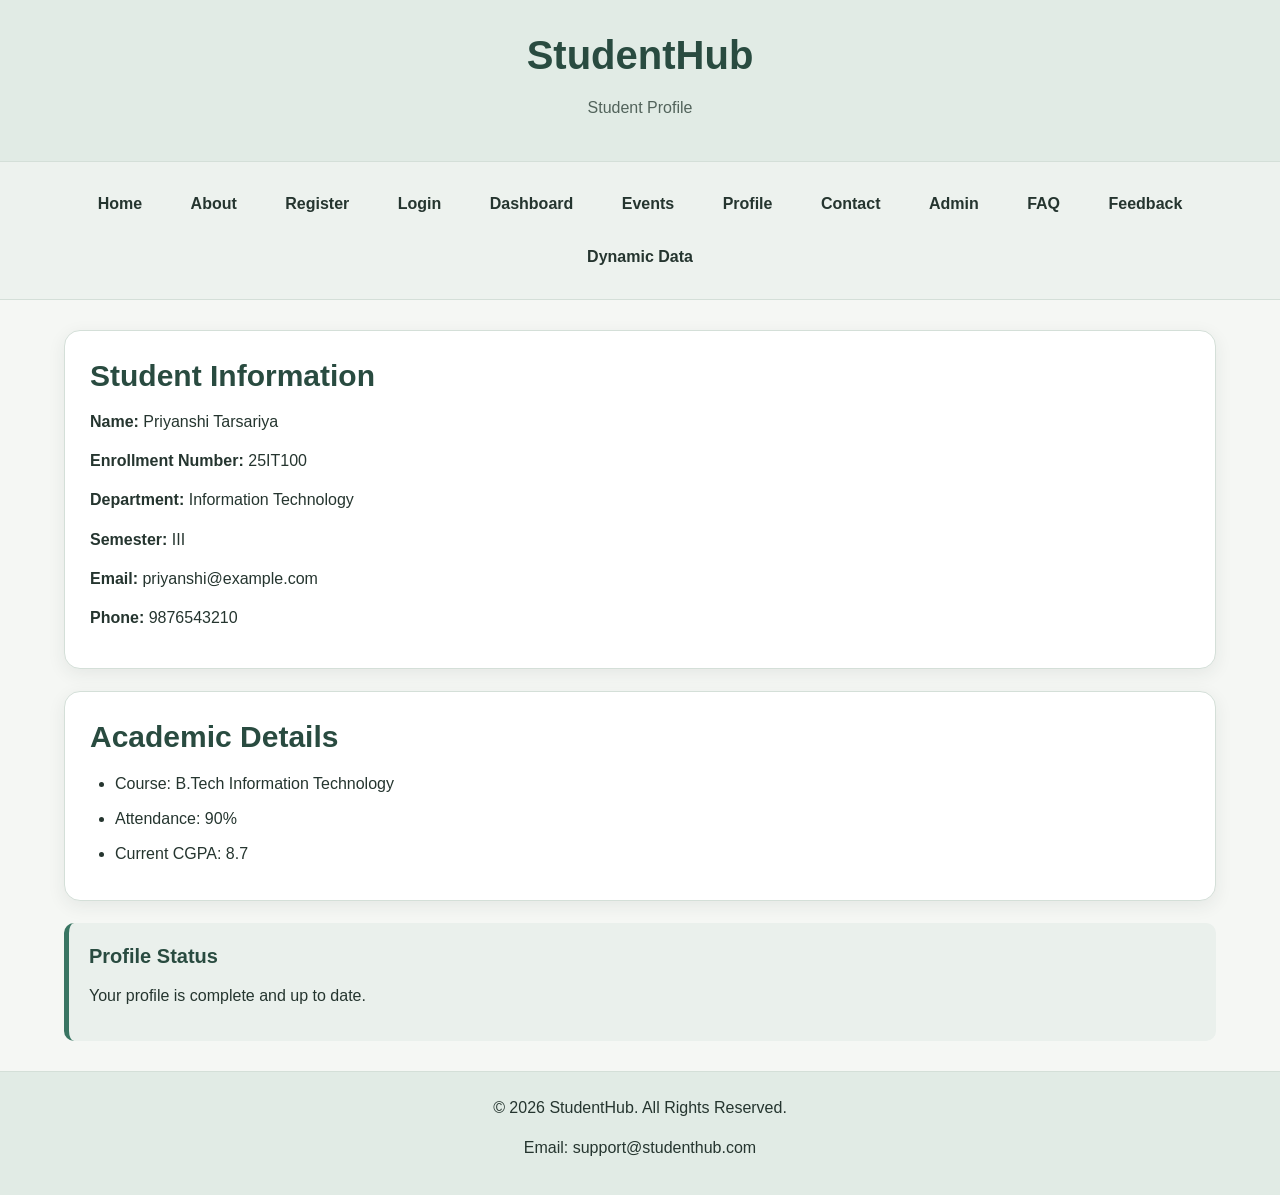
<file: pages/profile.html>
<!DOCTYPE html>
<html lang="en">

<head>
    <meta charset="UTF-8">
    <meta name="viewport" content="width=device-width, initial-scale=1.0">
    <title>StudentHub - Profile</title>
    <link rel="stylesheet" href="../css/style.css">
</head>

<body>

    <header>
        <h1>StudentHub</h1>
        <p>Student Profile</p>
    </header>

<nav>
    <a href="home.html">Home</a>
    <a href="about.html">About</a>
    <a href="register.html">Register</a>
    <a href="login.html">Login</a>
    <a href="dashboard.html">Dashboard</a>
    <a href="events.html">Events</a>
    <a href="profile.html">Profile</a>
    <a href="contact.html">Contact</a>
    <a href="admin.html">Admin</a>
    <a href="FAQ.html">FAQ</a>
    <a href="feedback.html">Feedback</a>
    <a href="practical6.html">Dynamic Data</a>
</nav>
    <main>

        <section>
            <h2>Student Information</h2>

            <p><strong>Name:</strong> Priyanshi Tarsariya</p>
            <p><strong>Enrollment Number:</strong> 25IT100</p>
            <p><strong>Department:</strong> Information Technology</p>
            <p><strong>Semester:</strong> III</p>
            <p><strong>Email:</strong> priyanshi@example.com</p>
            <p><strong>Phone:</strong> 9876543210</p>
        </section>

        <article>
            <h2>Academic Details</h2>

            <ul>
                <li>Course: B.Tech Information Technology</li>
                <li>Attendance: 90%</li>
                <li>Current CGPA: 8.7</li>
            </ul>
        </article>

        <aside>
            <h3>Profile Status</h3>
            <p>Your profile is complete and up to date.</p>
        </aside>

    </main>

    <footer>
        <p>&copy; 2026 StudentHub. All Rights Reserved.</p>
        <p>Email: support@studenthub.com</p>
    </footer>

</body>

</html>
</file>
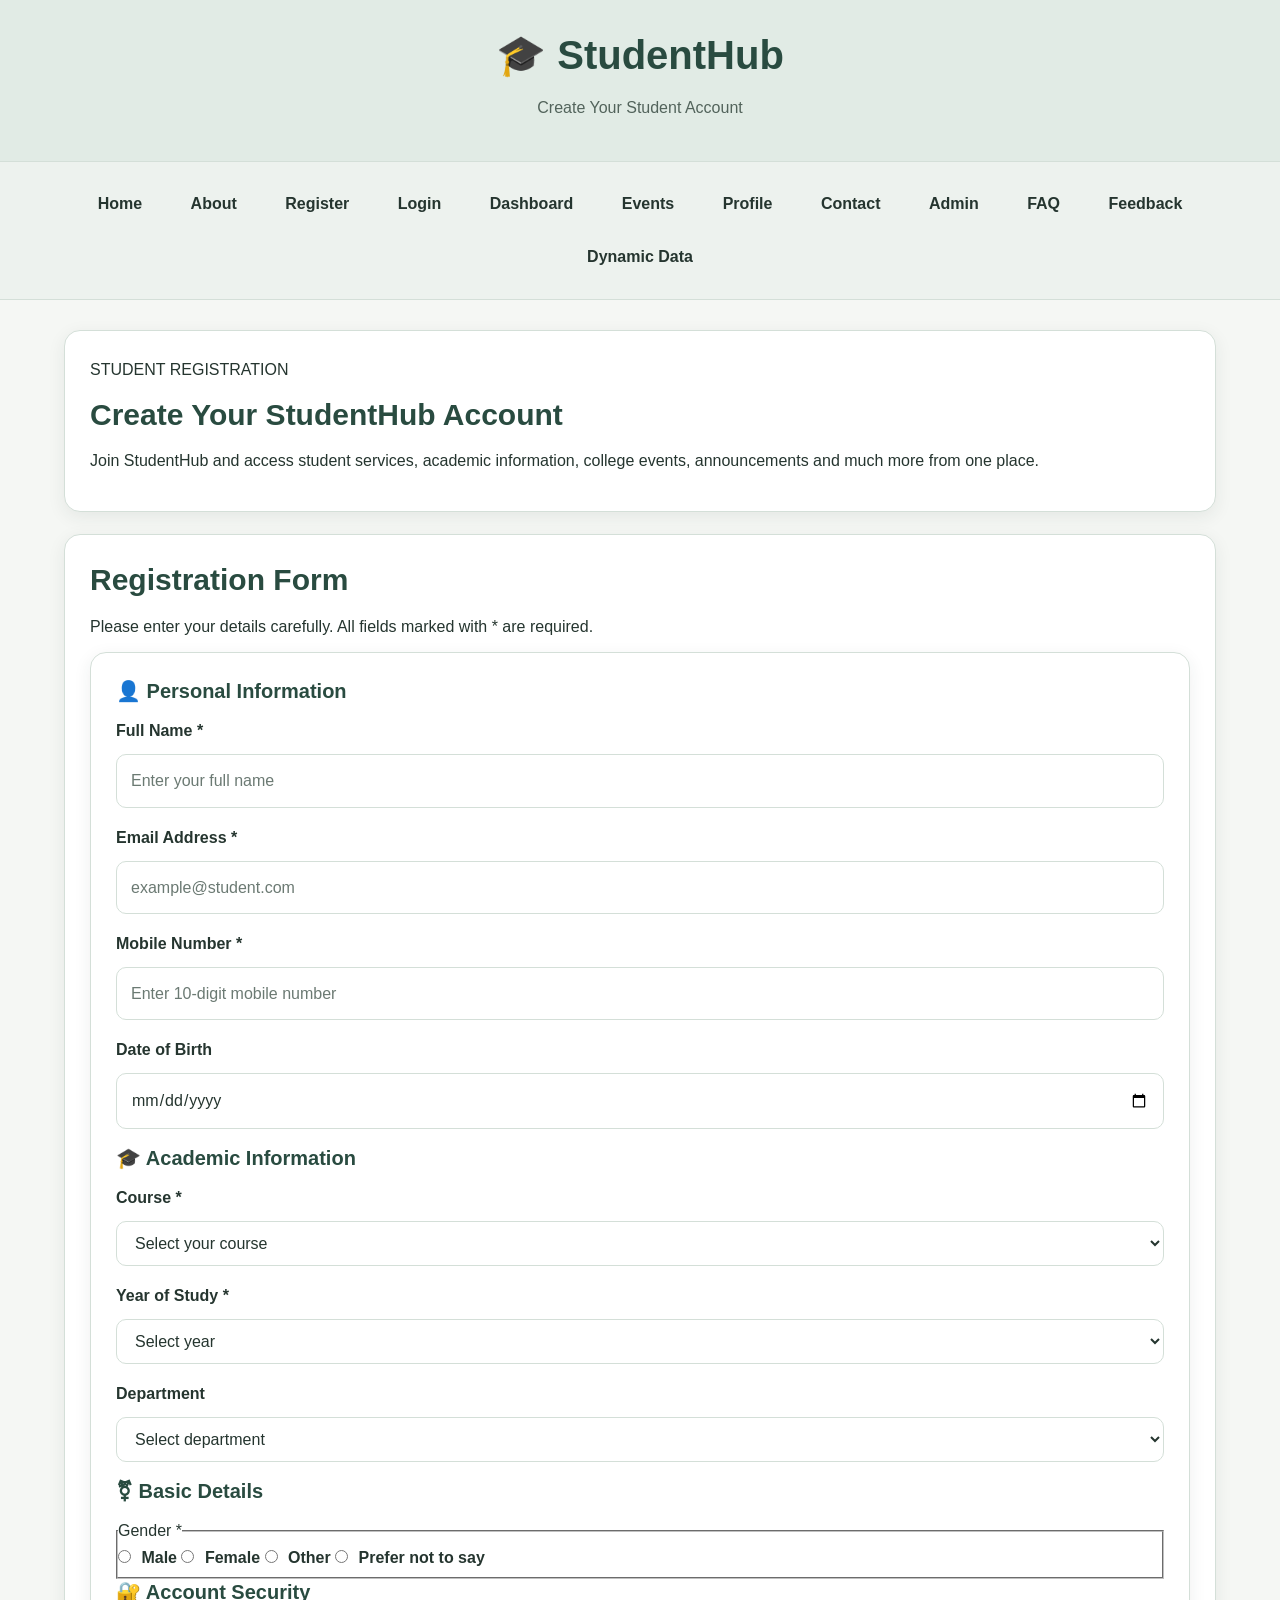
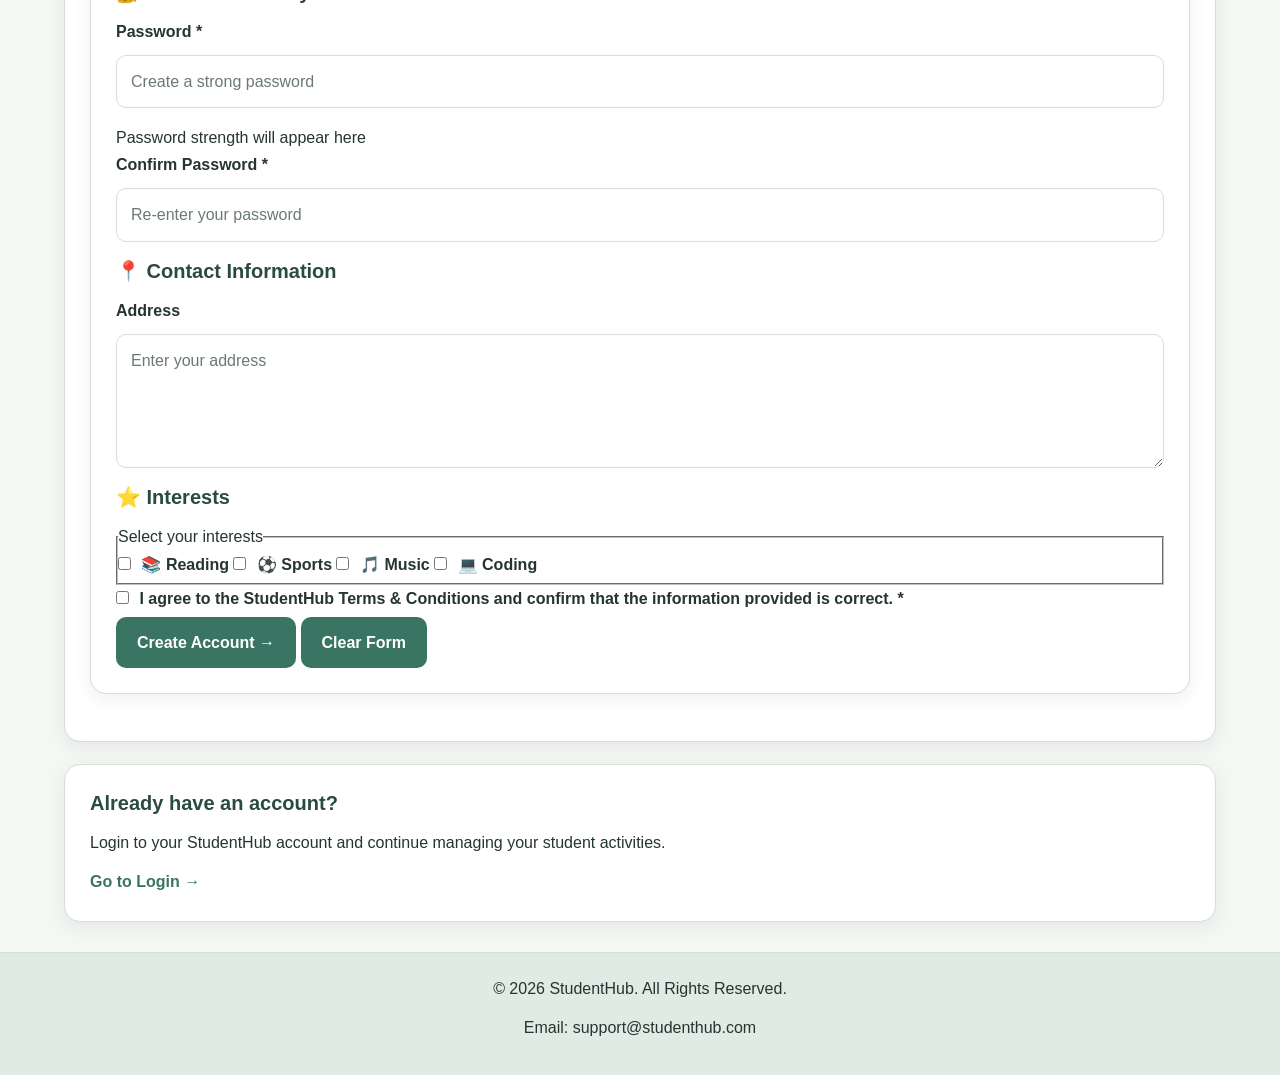
<file: pages/register.html>
<!DOCTYPE html>
<html lang="en">

<head>
    <meta charset="UTF-8">
    <meta name="viewport" content="width=device-width, initial-scale=1.0">

    <title>StudentHub - Register</title>

    <link rel="stylesheet" href="../css/style.css">
</head>

<body>

    <!-- ================= HEADER ================= -->

    <header>
        <h1>🎓 StudentHub</h1>
        <p>Create Your Student Account</p>
    </header>


    <!-- ================= NAVIGATION ================= -->

    <nav>
        <a href="home.html">Home</a>
        <a href="about.html">About</a>
        <a href="register.html">Register</a>
        <a href="login.html">Login</a>
        <a href="dashboard.html">Dashboard</a>
        <a href="events.html">Events</a>
        <a href="profile.html">Profile</a>
        <a href="contact.html">Contact</a>
        <a href="admin.html">Admin</a>
        <a href="FAQ.html">FAQ</a>
        <a href="feedback.html">Feedback</a>
        <a href="practical6.html">Dynamic Data</a>
    </nav>


    <!-- ================= MAIN ================= -->

    <main>

        <!-- Registration Introduction -->

        <section class="register-intro">

            <p class="section-tag">STUDENT REGISTRATION</p>

            <h2>Create Your StudentHub Account</h2>

            <p>
                Join StudentHub and access student services, academic
                information, college events, announcements and much more
                from one place.
            </p>

        </section>


        <!-- ================= REGISTRATION FORM ================= -->

        <section class="registration-container">

            <div class="form-heading">

                <h2>Registration Form</h2>

                <p>
                    Please enter your details carefully.
                    All fields marked with <span>*</span> are required.
                </p>

            </div>


            <form id="registrationForm" novalidate>


                <!-- ================= PERSONAL DETAILS ================= -->

                <div class="form-section">

                    <h3>👤 Personal Information</h3>

                    <div class="form-grid">


                        <!-- Full Name -->

                        <div class="form-group">

                            <label for="name">
                                Full Name <span>*</span>
                            </label>

                            <input
                                type="text"
                                id="name"
                                name="name"
                                placeholder="Enter your full name"
                                autocomplete="name"
                                aria-describedby="nameError"
                                required
                            >

                            <small id="nameError" class="error-message"></small>

                        </div>


                        <!-- Email -->

                        <div class="form-group">

                            <label for="email">
                                Email Address <span>*</span>
                            </label>

                            <input
                                type="email"
                                id="email"
                                name="email"
                                placeholder="example@student.com"
                                autocomplete="email"
                                aria-describedby="emailError"
                                required
                            >

                            <small id="emailError" class="error-message"></small>

                        </div>


                        <!-- Mobile -->

                        <div class="form-group">

                            <label for="phone">
                                Mobile Number <span>*</span>
                            </label>

                            <input
                                type="tel"
                                id="phone"
                                name="phone"
                                placeholder="Enter 10-digit mobile number"
                                inputmode="numeric"
                                maxlength="10"
                                autocomplete="tel"
                                aria-describedby="phoneError"
                                required
                            >

                            <small id="phoneError" class="error-message"></small>

                        </div>


                        <!-- Date of Birth -->

                        <div class="form-group">

                            <label for="dob">
                                Date of Birth
                            </label>

                            <input
                                type="date"
                                id="dob"
                                name="dob"
                                autocomplete="bday"
                            >

                        </div>


                    </div>

                </div>



                <!-- ================= ACADEMIC DETAILS ================= -->

                <div class="form-section">

                    <h3>🎓 Academic Information</h3>

                    <div class="form-grid">


                        <!-- Course -->

                        <div class="form-group">

                            <label for="course">
                                Course <span>*</span>
                            </label>

                            <select
                                id="course"
                                name="course"
                                aria-describedby="courseError"
                                required
                            >

                                <option value="">
                                    Select your course
                                </option>

                                <option value="BCA">
                                    BCA
                                </option>

                                <option value="BSc IT">
                                    B.Sc. Information Technology
                                </option>

                                <option value="BTech CSE">
                                    B.Tech Computer Science
                                </option>

                                <option value="BTech IT">
                                    B.Tech Information Technology
                                </option>

                                <option value="BCom">
                                    B.Com
                                </option>

                                <option value="BA">
                                    B.A.
                                </option>

                            </select>

                            <small id="courseError" class="error-message"></small>

                        </div>


                        <!-- Year -->

                        <div class="form-group">

                            <label for="year">
                                Year of Study <span>*</span>
                            </label>

                            <select
                                id="year"
                                name="year"
                                aria-describedby="yearError"
                                required
                            >

                                <option value="">
                                    Select year
                                </option>

                                <option value="1">
                                    First Year
                                </option>

                                <option value="2">
                                    Second Year
                                </option>

                                <option value="3">
                                    Third Year
                                </option>

                                <option value="4">
                                    Fourth Year
                                </option>

                            </select>

                            <small id="yearError" class="error-message"></small>

                        </div>


                        <!-- Department -->

                        <div class="form-group">

                            <label for="department">
                                Department
                            </label>

                            <select
                                id="department"
                                name="department"
                            >

                                <option value="">
                                    Select department
                                </option>

                                <option value="IT">
                                    Information Technology
                                </option>

                                <option value="CSE">
                                    Computer Engineering
                                </option>

                                <option value="ME">
                                    Mechanical Engineering
                                </option>

                                <option value="EE">
                                    Electrical Engineering
                                </option>

                                <option value="CE">
                                    Civil Engineering
                                </option>

                            </select>

                        </div>


                    </div>

                </div>



                <!-- ================= GENDER ================= -->

                <div class="form-section">

                    <h3>⚧ Basic Details</h3>

                    <div class="form-group">

                        <fieldset>

                            <legend>
                                Gender <span>*</span>
                            </legend>

                            <div class="radio-group">

                                <label>
                                    <input
                                        type="radio"
                                        name="gender"
                                        value="male"
                                    >
                                    Male
                                </label>

                                <label>
                                    <input
                                        type="radio"
                                        name="gender"
                                        value="female"
                                    >
                                    Female
                                </label>

                                <label>
                                    <input
                                        type="radio"
                                        name="gender"
                                        value="other"
                                    >
                                    Other
                                </label>

                                <label>
                                    <input
                                        type="radio"
                                        name="gender"
                                        value="prefer-not"
                                    >
                                    Prefer not to say
                                </label>

                            </div>

                        </fieldset>

                        <small id="genderError" class="error-message"></small>

                    </div>

                </div>



                <!-- ================= PASSWORD ================= -->

                <div class="form-section">

                    <h3>🔐 Account Security</h3>

                    <div class="form-grid">


                        <!-- Password -->

                        <div class="form-group">

                            <label for="password">
                                Password <span>*</span>
                            </label>

                            <input
                                type="password"
                                id="password"
                                name="password"
                                placeholder="Create a strong password"
                                autocomplete="new-password"
                                aria-describedby="passwordError passwordStrength"
                                required
                            >

                            <div
                                id="passwordStrength"
                                class="password-strength"
                            >
                                Password strength will appear here
                            </div>

                            <small
                                id="passwordError"
                                class="error-message"
                            ></small>

                        </div>


                        <!-- Confirm Password -->

                        <div class="form-group">

                            <label for="confirm">
                                Confirm Password <span>*</span>
                            </label>

                            <input
                                type="password"
                                id="confirm"
                                name="confirm"
                                placeholder="Re-enter your password"
                                autocomplete="new-password"
                                aria-describedby="confirmError"
                                required
                            >

                            <small
                                id="confirmError"
                                class="error-message"
                            ></small>

                        </div>


                    </div>

                </div>



                <!-- ================= ADDRESS ================= -->

                <div class="form-section">

                    <h3>📍 Contact Information</h3>

                    <div class="form-group">

                        <label for="address">
                            Address
                        </label>

                        <textarea
                            id="address"
                            name="address"
                            rows="4"
                            placeholder="Enter your address"
                            autocomplete="street-address"
                        ></textarea>

                    </div>

                </div>



                <!-- ================= HOBBIES ================= -->

                <div class="form-section">

                    <h3>⭐ Interests</h3>

                    <fieldset>

                        <legend>
                            Select your interests
                        </legend>

                        <div class="checkbox-group">

                            <label>
                                <input
                                    type="checkbox"
                                    id="reading"
                                    name="hobbies"
                                    value="reading"
                                >
                                📚 Reading
                            </label>

                            <label>
                                <input
                                    type="checkbox"
                                    id="sports"
                                    name="hobbies"
                                    value="sports"
                                >
                                ⚽ Sports
                            </label>

                            <label>
                                <input
                                    type="checkbox"
                                    id="music"
                                    name="hobbies"
                                    value="music"
                                >
                                🎵 Music
                            </label>

                            <label>
                                <input
                                    type="checkbox"
                                    id="coding"
                                    name="hobbies"
                                    value="coding"
                                >
                                💻 Coding
                            </label>

                        </div>

                    </fieldset>

                </div>



                <!-- ================= TERMS ================= -->

                <div class="terms-section">

                    <label class="terms-label">

                        <input
                            type="checkbox"
                            id="terms"
                            name="terms"
                            aria-describedby="termsError"
                            required
                        >

                        <span>
                            I agree to the
                            <strong>StudentHub Terms & Conditions</strong>
                            and confirm that the information provided
                            is correct. <span>*</span>
                        </span>

                    </label>

                    <small
                        id="termsError"
                        class="error-message"
                    ></small>

                </div>



                <!-- ================= FORM BUTTONS ================= -->

                <div class="form-buttons">

                    <button
                        type="submit"
                        id="registerBtn"
                    >
                        Create Account →
                    </button>

                    <button
                        type="reset"
                        id="resetBtn"
                    >
                        Clear Form
                    </button>

                </div>


                <!-- Success message -->

                <div
                    id="formSuccess"
                    class="success-message"
                    role="alert"
                    aria-live="polite"
                ></div>


            </form>

        </section>



        <!-- ================= LOGIN REMINDER ================= -->

        <section class="login-reminder">

            <h3>Already have an account?</h3>

            <p>
                Login to your StudentHub account and continue
                managing your student activities.
            </p>

            <a href="login.html">
                Go to Login →
            </a>

        </section>


    </main>



    <!-- ================= FOOTER ================= -->

    <footer>

        <p>
            &copy; 2026 StudentHub. All Rights Reserved.
        </p>

        <p>
            Email: support@studenthub.com
        </p>

    </footer>


    <!-- JavaScript -->

    <script src="../js/register.js"></script>

</body>

</html>
</file>
<file: css/style.css>
/* ========================================
   STUDENTHUB - SOFT SAGE & NAVY THEME
   Light Mode + Dark Mode
   ======================================== */

/* ---------- THEME VARIABLES ---------- */

:root {
    color-scheme: light;

    --bg: #f5f7f4;
    --surface: #ffffff;
    --surface-alt: #eaf0ec;
    --header-bg: #e1ebe5;
    --nav-bg: #edf2ee;

    --text: #25352f;
    --text-secondary: #52635b;
    --heading: #294b40;

    --primary: #397562;
    --primary-hover: #285c4b;
    --primary-text: #ffffff;

    --border: #d4dfd8;
    --input-bg: #ffffff;

    --accent: #b4c9bc;
    --shadow: 0 5px 18px rgba(37, 53, 47, 0.08);
    --shadow-hover: 0 10px 25px rgba(37, 53, 47, 0.13);

    --overlay: rgba(13, 25, 21, 0.65);
    --focus: #397562;
}

body.dark-mode {
    color-scheme: dark;

    --bg: #141c24;
    --surface: #1d2934;
    --surface-alt: #263541;
    --header-bg: #1c2c38;
    --nav-bg: #202e39;

    --text: #edf3f7;
    --text-secondary: #c0cdd6;
    --heading: #a8d8c6;

    --primary: #6bb99e;
    --primary-hover: #85cfb2;
    --primary-text: #10251e;

    --border: #40515e;
    --input-bg: #18242e;

    --accent: #344d4b;
    --shadow: 0 5px 18px rgba(0, 0, 0, 0.18);
    --shadow-hover: 0 10px 25px rgba(0, 0, 0, 0.30);

    --overlay: rgba(0, 0, 0, 0.75);
    --focus: #a8d8c6;
}


/* ---------- GLOBAL ---------- */

* {
    margin: 0;
    padding: 0;
    box-sizing: border-box;
}

html {
    scroll-behavior: smooth;
}

body {
    font-family: "Segoe UI", Arial, Helvetica, sans-serif;
    background: var(--bg);
    color: var(--text);
    line-height: 1.7;
    transition: background-color 0.3s ease, color 0.3s ease;
}

h1,
h2,
h3,
h4,
h5,
h6 {
    color: var(--heading);
    line-height: 1.35;
    margin-bottom: 12px;
}

h1 {
    font-size: clamp(28px, 4vw, 40px);
}

h2 {
    font-size: clamp(23px, 3vw, 30px);
}

h3 {
    font-size: 20px;
}

p {
    color: var(--text);
    margin-bottom: 12px;
}

ul,
ol {
    margin-left: 25px;
}

li {
    margin-bottom: 8px;
}

a {
    color: var(--primary);
    font-weight: 600;
    text-decoration: none;
    transition: color 0.2s ease;
}

a:hover {
    color: var(--primary-hover);
    text-decoration: underline;
}

button,
input,
select,
textarea {
    font: inherit;
}

button {
    cursor: pointer;
    transition: background-color 0.2s ease,
                color 0.2s ease,
                transform 0.2s ease,
                box-shadow 0.2s ease;
}

button:hover {
    transform: translateY(-2px);
    box-shadow: var(--shadow);
}

button:active {
    transform: translateY(0);
}

button:focus-visible,
a:focus-visible,
input:focus-visible,
select:focus-visible,
textarea:focus-visible {
    outline: 3px solid var(--focus);
    outline-offset: 3px;
}


/* ---------- HEADER ---------- */

header {
    background: var(--header-bg);
    color: var(--text);
    text-align: center;
    padding: 28px 20px;
    border-bottom: 1px solid var(--border);
}

header h1,
header h2,
header h3 {
    color: var(--heading);
}

header p {
    color: var(--text-secondary);
}


/* ---------- NAVIGATION ---------- */

nav {
    background: var(--nav-bg);
    text-align: center;
    padding: 15px;
    border-bottom: 1px solid var(--border);
}

nav a {
    display: inline-block;
    color: var(--text);
    text-decoration: none;
    margin: 4px 6px;
    font-weight: 600;
    padding: 9px 16px;
    border-radius: 10px;
    transition: background-color 0.2s ease,
                color 0.2s ease;
}

nav a:hover {
    background: var(--primary);
    color: var(--primary-text);
    text-decoration: none;
}


/* ---------- MAIN CONTENT ---------- */

main {
    width: 90%;
    max-width: 1200px;
    margin: 30px auto;
}

section,
article,
form {
    background: var(--surface);
    color: var(--text);
    padding: 25px;
    margin-bottom: 22px;
    border: 1px solid var(--border);
    border-radius: 16px;
    box-shadow: var(--shadow);
}

aside {
    background: var(--surface-alt);
    color: var(--text);
    padding: 20px;
    border-left: 5px solid var(--primary);
    border-radius: 10px;
}

section p,
article p,
aside p {
    color: var(--text);
}


/* ---------- FORMS ---------- */

label {
    display: inline-block;
    color: var(--text);
    font-weight: 600;
    margin-bottom: 5px;
}

input[type="text"],
input[type="email"],
input[type="password"],
input[type="tel"],
input[type="date"],
input[type="number"],
input[type="search"],
select,
textarea {
    display: block;
    width: 100%;
    padding: 12px 14px;
    margin-top: 5px;
    margin-bottom: 16px;
    border: 1px solid var(--border);
    border-radius: 10px;
    background: var(--input-bg);
    color: var(--text);
    transition: border-color 0.2s ease,
                box-shadow 0.2s ease;
}

input::placeholder,
textarea::placeholder {
    color: var(--text-secondary);
    opacity: 0.85;
}

input:focus,
select:focus,
textarea:focus {
    outline: none;
    border-color: var(--focus);
    box-shadow: 0 0 0 3px color-mix(in srgb, var(--focus) 20%, transparent);
}

input[type="radio"],
input[type="checkbox"] {
    accent-color: var(--primary);
    margin-right: 6px;
}

input[type="submit"],
input[type="reset"],
button {
    background: var(--primary);
    color: var(--primary-text);
    border: 1px solid transparent;
    padding: 11px 20px;
    border-radius: 10px;
    font-weight: 600;
}

input[type="submit"]:hover,
input[type="reset"]:hover,
button:hover {
    background: var(--primary-hover);
    color: var(--primary-text);
}

input[type="reset"] {
    margin-left: 8px;
}


/* ---------- IMAGES ---------- */

img {
    max-width: 100%;
    height: auto;
    border-radius: 12px;
}


/* ---------- TABLES ---------- */

table {
    width: 100%;
    border-collapse: collapse;
    margin-top: 20px;
    background: var(--surface);
    color: var(--text);
}

table,
th,
td {
    border: 1px solid var(--border);
}

th {
    background: var(--primary);
    color: var(--primary-text);
    font-weight: 700;
}

th,
td {
    padding: 12px;
    text-align: center;
}

td {
    color: var(--text);
}

tr:nth-child(even) {
    background: var(--surface-alt);
}

tr:hover {
    background: var(--accent);
}


/* ---------- FOOTER ---------- */

footer {
    background: var(--header-bg);
    color: var(--text);
    text-align: center;
    padding: 22px;
    margin-top: 30px;
    border-top: 1px solid var(--border);
}

footer p {
    color: var(--text);
}


/* ========================================
   HOME PAGE
   ======================================== */

.hero {
    display: flex;
    justify-content: space-between;
    align-items: center;
    gap: 30px;
    background: var(--surface);
    color: var(--text);
    padding: 40px;
    border: 1px solid var(--border);
    border-radius: 20px;
    margin-bottom: 30px;
    box-shadow: var(--shadow);
}

.heroText {
    flex: 1;
}

.smallTitle {
    font-size: 12px;
    font-weight: 700;
    letter-spacing: 2px;
    color: var(--primary);
    margin-bottom: 10px;
    text-transform: uppercase;
}

.heroText h2 {
    font-size: clamp(28px, 4vw, 40px);
    color: var(--heading);
    margin-bottom: 15px;
}

.heroText p {
    max-width: 600px;
    color: var(--text-secondary);
}

.heroButtons {
    margin-top: 20px;
}

.heroButtons button {
    margin: 5px 8px 5px 0;
}

.heroCard {
    width: 280px;
    background: var(--surface-alt);
    color: var(--text);
    padding: 30px;
    border: 1px solid var(--border);
    border-radius: 20px;
    text-align: center;
}

.heroCard span {
    font-size: 45px;
}

.heroCard h3 {
    color: var(--heading);
    margin-top: 10px;
}


/* ---------- HOME PAGE CARDS ---------- */

.cardSection {
    background: transparent;
    border: none;
    box-shadow: none;
    padding: 0;
}

.sectionHeading {
    margin-bottom: 20px;
}

.cardGrid {
    display: grid;
    grid-template-columns: repeat(3, 1fr);
    gap: 20px;
}

.infoCard {
    background: var(--surface);
    color: var(--text);
    padding: 25px;
    border: 1px solid var(--border);
    border-radius: 18px;
    box-shadow: var(--shadow);
    transition: transform 0.25s ease, box-shadow 0.25s ease;
}

.infoCard:hover {
    transform: translateY(-5px);
    box-shadow: var(--shadow-hover);
}

.infoCard p {
    color: var(--text-secondary);
}

.cardIcon {
    font-size: 32px;
    margin-bottom: 12px;
}

.infoCard h3 {
    color: var(--heading);
}

.infoCard a,
.noticeCard a {
    color: var(--primary);
    font-weight: 700;
}


/* ---------- SERVICES ---------- */

.servicesSection {
    margin-top: 30px;
    display: grid;
    grid-template-columns: 35% 65%;
    gap: 25px;
    background: var(--surface-alt);
}

.servicesIntro h2 {
    color: var(--heading);
}

.serviceList {
    display: flex;
    flex-direction: column;
    gap: 15px;
}

.serviceItem {
    display: flex;
    gap: 20px;
    align-items: flex-start;
    background: var(--surface);
    color: var(--text);
    padding: 18px;
    border: 1px solid var(--border);
    border-radius: 12px;
}

.serviceItem > span {
    font-size: 18px;
    font-weight: 700;
    color: var(--primary);
}

.serviceItem h3 {
    margin-bottom: 4px;
}

.serviceItem p {
    color: var(--text-secondary);
    margin: 0;
}


/* ---------- BOTTOM CARDS ---------- */

.bottomGrid {
    display: grid;
    grid-template-columns: 1fr 1fr;
    gap: 20px;
    background: transparent;
    border: none;
    box-shadow: none;
    padding: 0;
    margin-top: 30px;
}

.noticeCard,
.quickCard {
    background: var(--surface);
    color: var(--text);
    padding: 25px;
    border: 1px solid var(--border);
    border-radius: 18px;
    box-shadow: var(--shadow);
}

.noticeCard {
    display: flex;
    gap: 20px;
    align-items: center;
}

.noticeIcon {
    font-size: 35px;
}

.quickLinks {
    display: grid;
    grid-template-columns: 1fr 1fr;
    gap: 10px;
    margin-top: 15px;
}

.quickLinks a {
    color: var(--text);
    background: var(--surface-alt);
    padding: 10px;
    border: 1px solid var(--border);
    border-radius: 10px;
    text-align: center;
    text-decoration: none;
}

.quickLinks a:hover {
    background: var(--primary);
    color: var(--primary-text);
}


/* ========================================
   FAQ SECTION
   ======================================== */

.faq-item {
    margin-bottom: 15px;
}

.faqQuestion {
    width: 100%;
    background: var(--surface-alt);
    color: var(--text);
    border: 1px solid var(--border);
    padding: 15px;
    text-align: left;
    font-size: 16px;
    font-weight: 700;
    border-radius: 10px;
    cursor: pointer;
}

.faqQuestion:hover {
    background: var(--primary);
    color: var(--primary-text);
}

.faqAnswer {
    display: none;
    background: var(--surface);
    color: var(--text);
    padding: 15px;
    margin: 0;
    border: 1px solid var(--border);
    border-top: none;
    border-radius: 0 0 10px 10px;
}

.faqAnswer p {
    color: var(--text);
}


/* ========================================
   ANNOUNCEMENT MODAL
   ======================================== */

.modal {
    display: none;
    position: fixed;
    inset: 0;
    width: 100%;
    height: 100%;
    background: var(--overlay);
    justify-content: center;
    align-items: center;
    padding: 20px;
    z-index: 1000;
}

.modal-content {
    width: 90%;
    max-width: 500px;
    background: var(--surface);
    color: var(--text);
    padding: 30px;
    border: 1px solid var(--border);
    border-radius: 16px;
    text-align: center;
    box-shadow: var(--shadow-hover);
}

.modal-content h2,
.modal-content h3 {
    color: var(--heading);
}

.modal-content p {
    color: var(--text);
}

.closeBtn {
    float: right;
    border: none;
    background: transparent;
    color: var(--text);
    font-size: 22px;
    cursor: pointer;
    padding: 2px 8px;
}

.closeBtn:hover {
    color: var(--primary);
    background: transparent;
    box-shadow: none;
}


/* ========================================
   NOTIFICATION POPUP
   ======================================== */

#notificationPopup {
    display: none;
    position: fixed;
    top: 20px;
    right: 20px;
    width: min(320px, calc(100% - 40px));
    background: var(--surface);
    color: var(--text);
    padding: 22px;
    border: 1px solid var(--border);
    border-left: 5px solid var(--primary);
    border-radius: 15px;
    box-shadow: var(--shadow-hover);
    z-index: 9999;
}

#notificationPopup h3 {
    color: var(--heading);
    margin-bottom: 8px;
}

#notificationPopup p {
    color: var(--text);
}

#closeNotification {
    position: absolute;
    top: 8px;
    right: 10px;
    border: none;
    background: transparent;
    color: var(--text);
    font-size: 18px;
    cursor: pointer;
}

#closeNotification:hover {
    color: var(--primary);
    background: transparent;
    box-shadow: none;
}


/* ========================================
   CHANGE HEADING BUTTON
   ======================================== */

#changeBtn {
    background: var(--primary);
    color: var(--primary-text);
    border: none;
    padding: 10px 20px;
    border-radius: 10px;
    cursor: pointer;
    margin: 5px;
}

#changeBtn:hover {
    background: var(--primary-hover);
}


/* ========================================
   DARK / LIGHT MODE BUTTON
   ======================================== */

#themeBtn {
    background: var(--primary);
    color: var(--primary-text);
    border: none;
    padding: 10px 18px;
    border-radius: 25px;
    font-weight: 700;
}

#themeBtn:hover {
    background: var(--primary-hover);
}

/* Existing JS adds body.dark-mode.
   Theme variables automatically update all elements. */


/* ========================================
   PRACTICAL 4 - TRANSITIONS
   ======================================== */

button {
    transition: transform 0.2s ease,
                background-color 0.2s ease,
                color 0.2s ease,
                box-shadow 0.2s ease;
}

button:hover {
    transform: translateY(-2px);
    box-shadow: var(--shadow);
}

button:active {
    transform: translateY(0);
}

nav a {
    transition: background-color 0.25s ease,
                color 0.25s ease;
}

.card,
.feature-card {
    transition: transform 0.25s ease,
                box-shadow 0.25s ease;
}

.card:hover,
.feature-card:hover {
    transform: translateY(-5px);
    box-shadow: var(--shadow-hover);
}

a {
    transition: color 0.2s ease;
}


/* ---------- RESPONSIVE DESIGN ---------- */

@media (max-width: 900px) {
    .hero {
        flex-direction: column;
        align-items: stretch;
    }

    .heroCard {
        width: 100%;
    }

    .cardGrid {
        grid-template-columns: repeat(2, 1fr);
    }

    .servicesSection {
        grid-template-columns: 1fr;
    }
}

@media (max-width: 768px) {
    nav a {
        display: inline-block;
        margin: 5px;
    }

    main {
        width: 94%;
    }

    section,
    article,
    form {
        padding: 20px;
    }

    input[type="submit"],
    input[type="reset"] {
        width: 100%;
        margin: 5px 0;
    }
}

@media (max-width: 600px) {
    .hero {
        padding: 24px;
    }

    .heroText h2 {
        font-size: 28px;
    }

    .cardGrid,
    .bottomGrid {
        grid-template-columns: 1fr;
    }

    .noticeCard {
        flex-direction: column;
        align-items: flex-start;
    }

    .quickLinks {
        grid-template-columns: 1fr;
    }

    table {
        display: block;
        overflow-x: auto;
        white-space: nowrap;
    }

    #notificationPopup {
        right: 10px;
        top: 10px;
        width: calc(100% - 20px);
    }
}


/* ---------- REDUCED MOTION ACCESSIBILITY ---------- */

@media (prefers-reduced-motion: reduce) {
    *,
    *::before,
    *::after {
        scroll-behavior: auto !important;
        transition-duration: 0.01ms !important;
        animation-duration: 0.01ms !important;
    }
}
</file>
<file: css/practical6.css>
/* =========================================
   STUDENTHUB - PRACTICAL 6
   EXTERNAL JSON DATA
========================================= */


/* ================= RESET ================= */

* {
    margin: 0;
    padding: 0;
    box-sizing: border-box;
}


/* ================= BODY ================= */

body {
    font-family: Arial, Helvetica, sans-serif;

    background: #f4f1e8;

    color: #26332b;

    line-height: 1.6;
}


/* ================= HEADER ================= */

header {
    background: linear-gradient(
        135deg,
        #183c32,
        #28594a
    );

    color: white;

    text-align: center;

    padding: 45px 20px;
}


header h1 {
    font-size: 38px;

    margin: 8px 0;
}


header p {
    color: #eee8d8;

    font-size: 16px;
}


.smallTitle {
    color: #d9c99b;

    font-size: 13px;

    font-weight: bold;

    letter-spacing: 2px;

    text-transform: uppercase;
}


/* ================= NAVIGATION ================= */

nav {
    background: #102c25;

    display: flex;

    justify-content: center;

    align-items: center;

    flex-wrap: wrap;

    gap: 8px;

    padding: 14px 20px;
}


nav a {
    color: #f5f1e7;

    text-decoration: none;

    padding: 9px 13px;

    border-radius: 7px;

    font-size: 14px;

    transition: 0.3s;
}


nav a:hover,
nav a.active {
    background: #d9c99b;

    color: #183c32;
}


/* ================= MAIN ================= */

main {
    width: 92%;

    max-width: 1200px;

    margin: 35px auto 50px;
}


/* ================= INTRO ================= */

.intro {
    background: white;

    padding: 30px;

    border-radius: 16px;

    text-align: center;

    margin-bottom: 25px;

    box-shadow:
        0 5px 18px rgba(0, 0, 0, 0.08);
}


.intro h2 {
    color: #183c32;

    font-size: 30px;

    margin: 7px 0 10px;
}


.intro p:last-child {
    color: #59655f;

    font-size: 15px;
}


/* ================= DATA TABS ================= */

.dataTabs {
    display: flex;

    justify-content: center;

    gap: 12px;

    margin-bottom: 25px;

    flex-wrap: wrap;
}


.tabButton {
    border: none;

    background: white;

    color: #183c32;

    padding: 13px 25px;

    border-radius: 10px;

    font-weight: bold;

    cursor: pointer;

    box-shadow:
        0 4px 12px rgba(0, 0, 0, 0.07);

    transition: 0.3s;
}


.tabButton:hover {
    background: #eee5c9;
}


.tabButton.active {
    background: #183c32;

    color: white;
}


/* ================= CONTROLS ================= */

.controls {
    display: grid;

    grid-template-columns:
        repeat(3, 1fr);

    gap: 18px;

    margin-bottom: 20px;
}


.controlBox {
    background: white;

    padding: 20px;

    border-radius: 14px;

    box-shadow:
        0 4px 15px rgba(0, 0, 0, 0.07);
}


.controlBox label {
    display: block;

    font-weight: bold;

    color: #183c32;

    margin-bottom: 8px;

    font-size: 14px;
}


.controlBox input,
.controlBox select {
    width: 100%;

    padding: 12px;

    border: 1px solid #d5d0c2;

    border-radius: 8px;

    background: #faf9f5;

    color: #26332b;

    font-size: 14px;

    outline: none;
}


.controlBox input:focus,
.controlBox select:focus {
    border-color: #c9ad68;

    box-shadow:
        0 0 0 3px
        rgba(201, 173, 104, 0.15);
}


/* ================= STATUS ================= */

.statusSection {
    text-align: center;

    margin: 20px 0;
}


#statusMessage {
    color: #59655f;

    font-weight: bold;
}


/* ================= DATA GRID ================= */

.dataGrid {
    display: grid;

    grid-template-columns:
        repeat(3, 1fr);

    gap: 22px;
}


/* ================= DATA CARD ================= */

.dataCard {
    background: white;

    border-radius: 16px;

    padding: 23px;

    border-top: 5px solid #c9ad68;

    box-shadow:
        0 5px 18px rgba(0, 0, 0, 0.08);

    transition: 0.3s;
}


.dataCard:hover {
    transform: translateY(-5px);

    box-shadow:
        0 10px 25px rgba(0, 0, 0, 0.12);
}


.dataCard h3 {
    color: #183c32;

    font-size: 20px;

    margin-bottom: 12px;
}


.dataCard p {
    color: #59655f;

    font-size: 14px;

    margin: 7px 0;
}


/* ================= BADGE ================= */

.badge {
    display: inline-block;

    background: #eee5c9;

    color: #183c32;

    padding: 5px 10px;

    border-radius: 20px;

    font-size: 12px;

    font-weight: bold;

    margin-bottom: 10px;
}


/* ================= FAQ CARD ================= */

.faqCard {
    grid-column: span 1;
}


.faqQuestion {
    color: #183c32;

    font-weight: bold;

    font-size: 17px;

    margin-bottom: 10px;
}


.faqAnswer {
    color: #59655f;

    font-size: 14px;
}


/* ================= NO RESULTS ================= */

.noResults {
    grid-column: 1 / -1;

    background: white;

    padding: 40px;

    border-radius: 14px;

    text-align: center;

    color: #59655f;
}


/* ================= PAGINATION ================= */

.paginationSection {
    display: flex;

    justify-content: center;

    align-items: center;

    gap: 20px;

    margin-top: 35px;
}


.paginationSection button {
    border: none;

    background: #183c32;

    color: white;

    padding: 11px 20px;

    border-radius: 8px;

    cursor: pointer;

    font-size: 14px;

    transition: 0.3s;
}


.paginationSection button:hover {
    background: #28594a;
}


.paginationSection button:disabled {
    background: #b8b5aa;

    cursor: not-allowed;
}


#pageInfo {
    font-weight: bold;

    color: #183c32;

    min-width: 100px;

    text-align: center;
}


/* ================= FOOTER ================= */

footer {
    background: #102c25;

    color: #e9e4d7;

    text-align: center;

    padding: 25px 15px;

    font-size: 14px;
}


footer p {
    margin: 4px;
}


/* ================= RESPONSIVE ================= */

@media (max-width: 900px) {

    .dataGrid {
        grid-template-columns: repeat(2, 1fr);
    }

    .controls {
        grid-template-columns: 1fr;
    }

}


@media (max-width: 650px) {

    header h1 {
        font-size: 30px;
    }

    nav {
        flex-direction: column;
    }

    nav a {
        width: 100%;

        text-align: center;
    }

    .dataGrid {
        grid-template-columns: 1fr;
    }

    main {
        width: 94%;
    }

    .intro {
        padding: 22px 17px;
    }

    .paginationSection {
        gap: 10px;
    }

}
</file>
